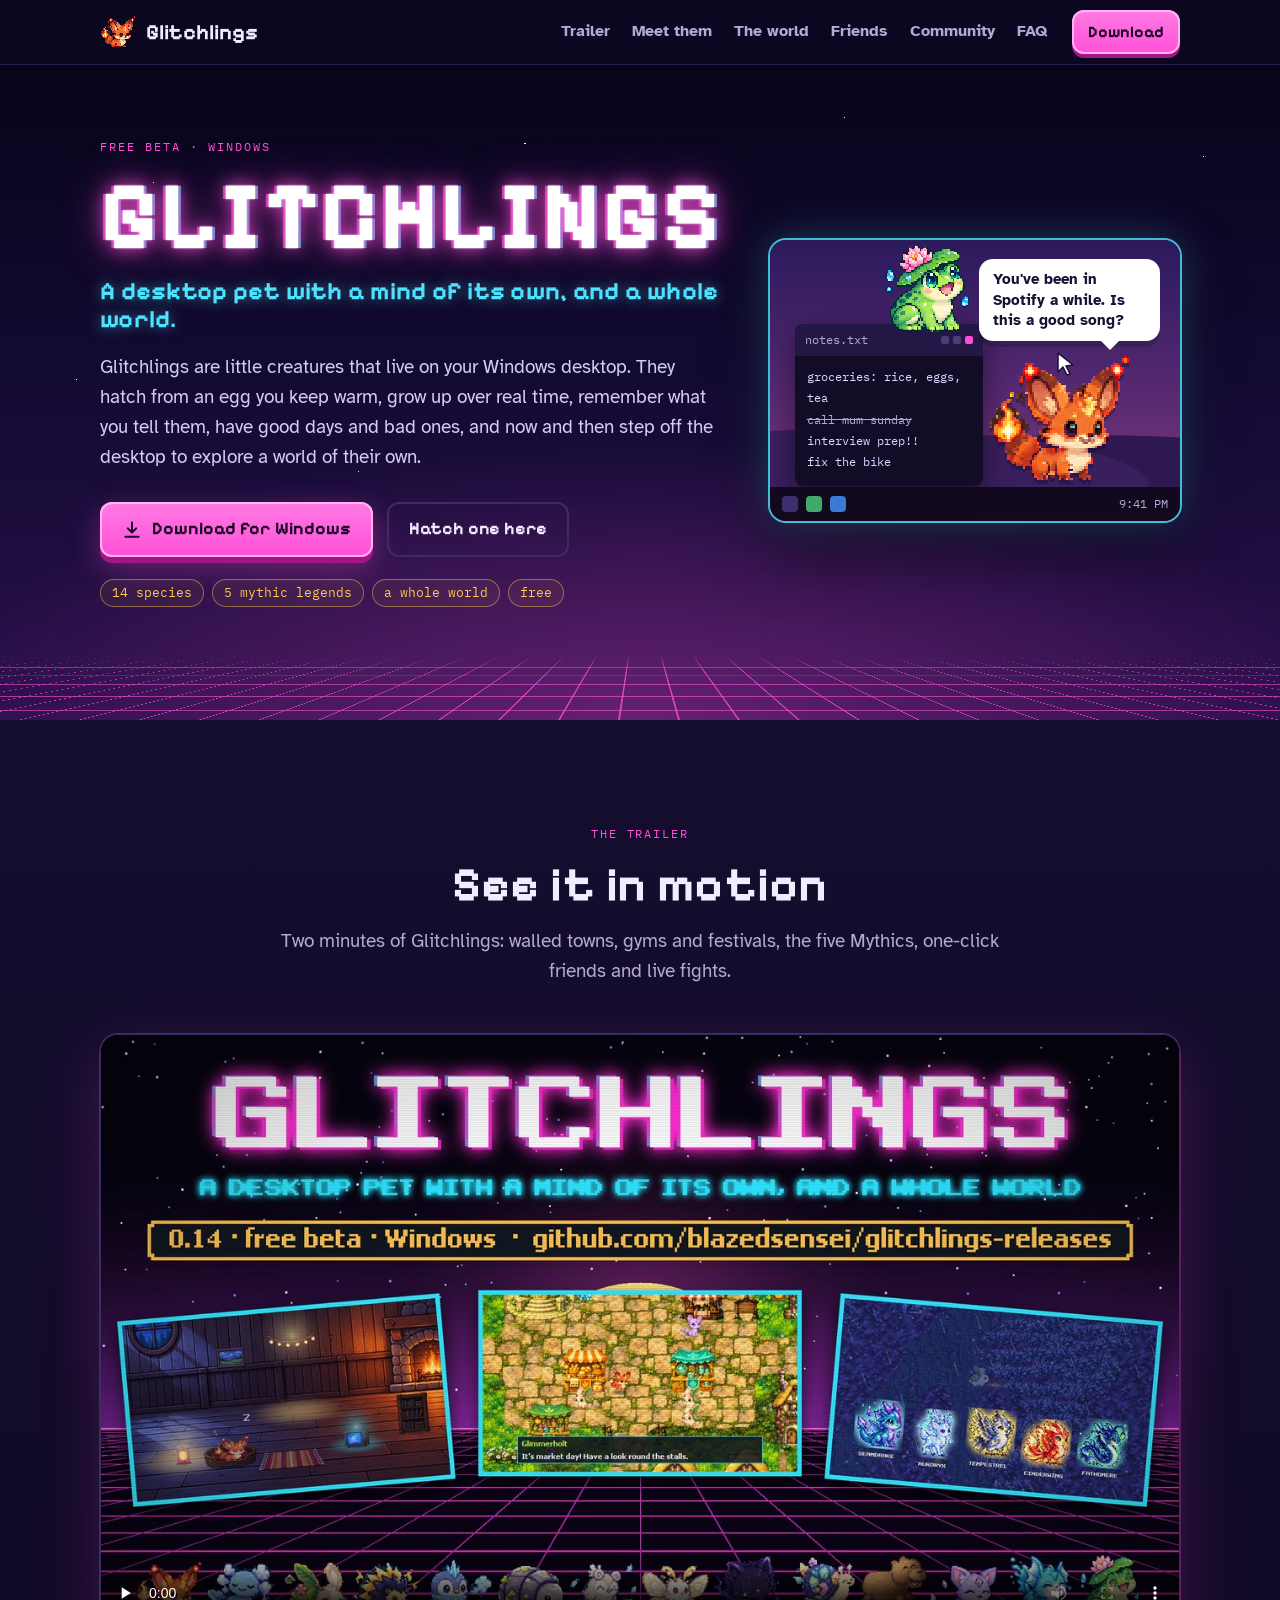
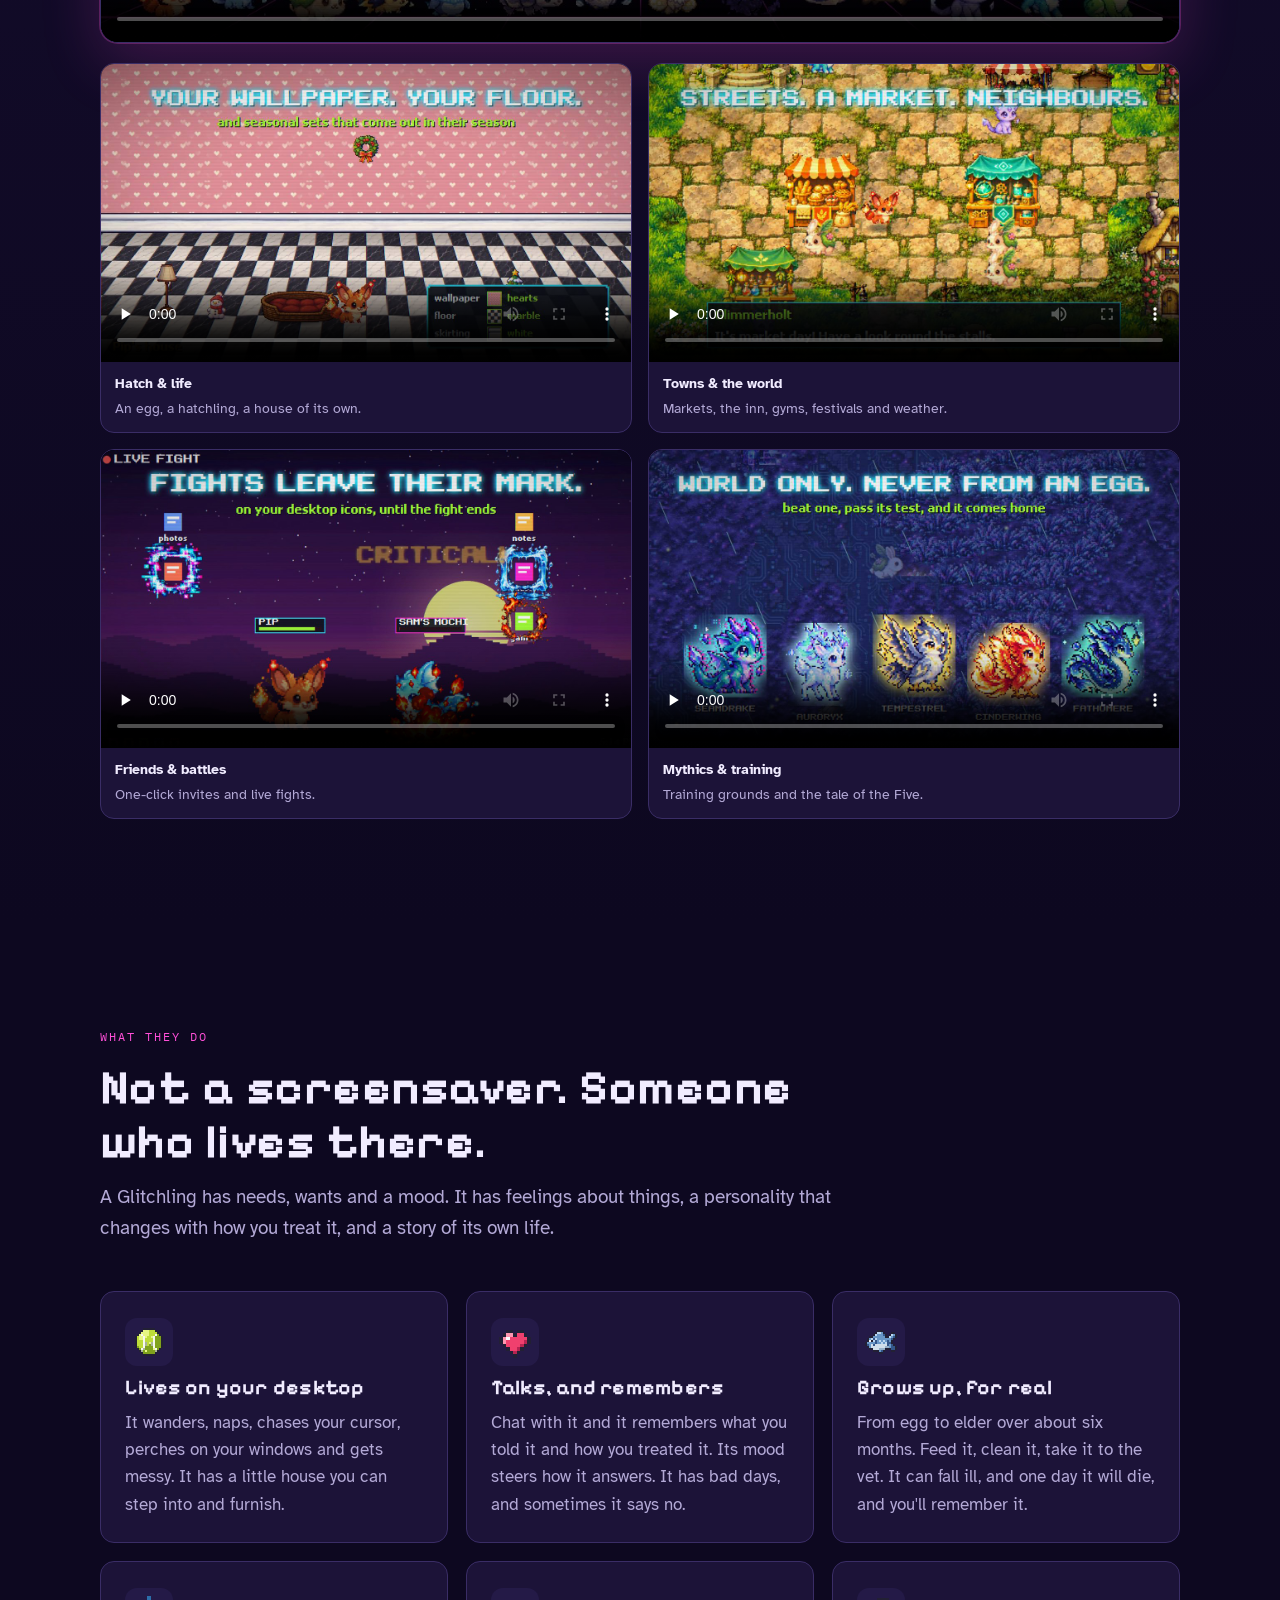
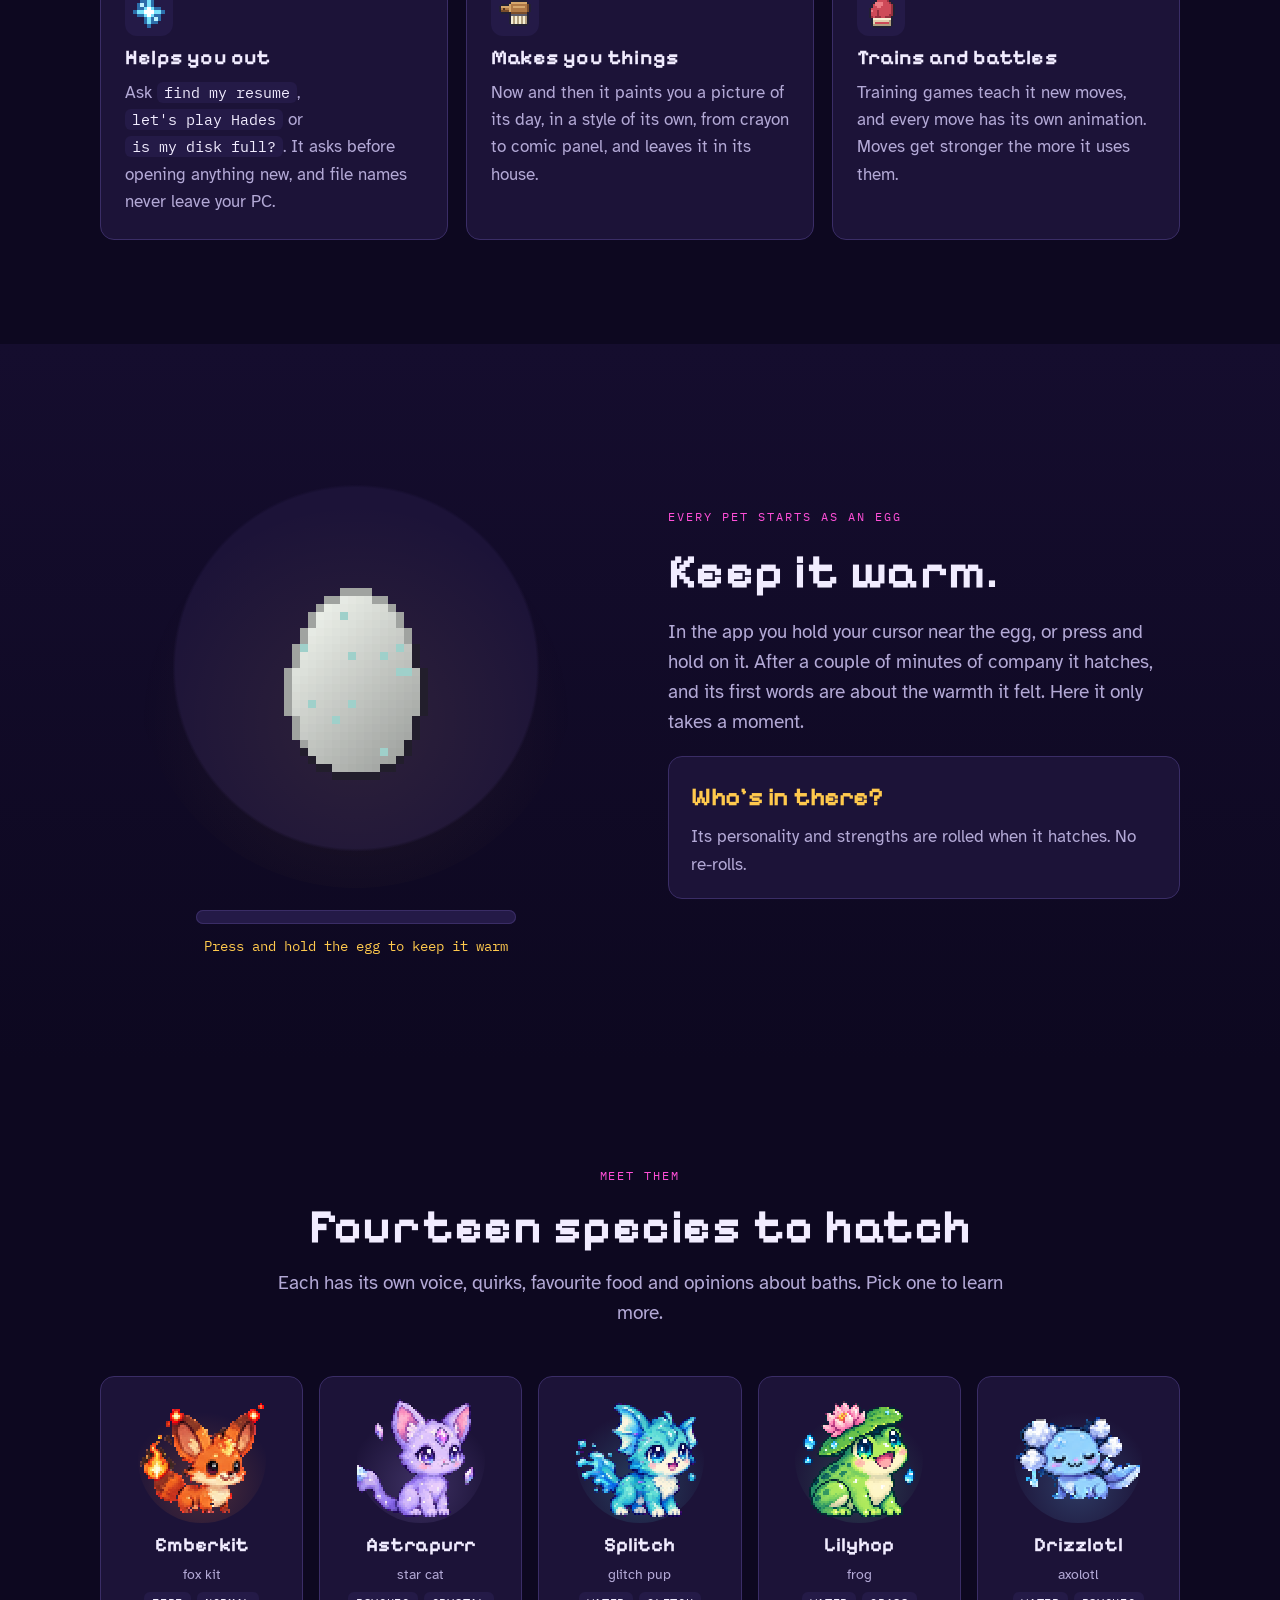
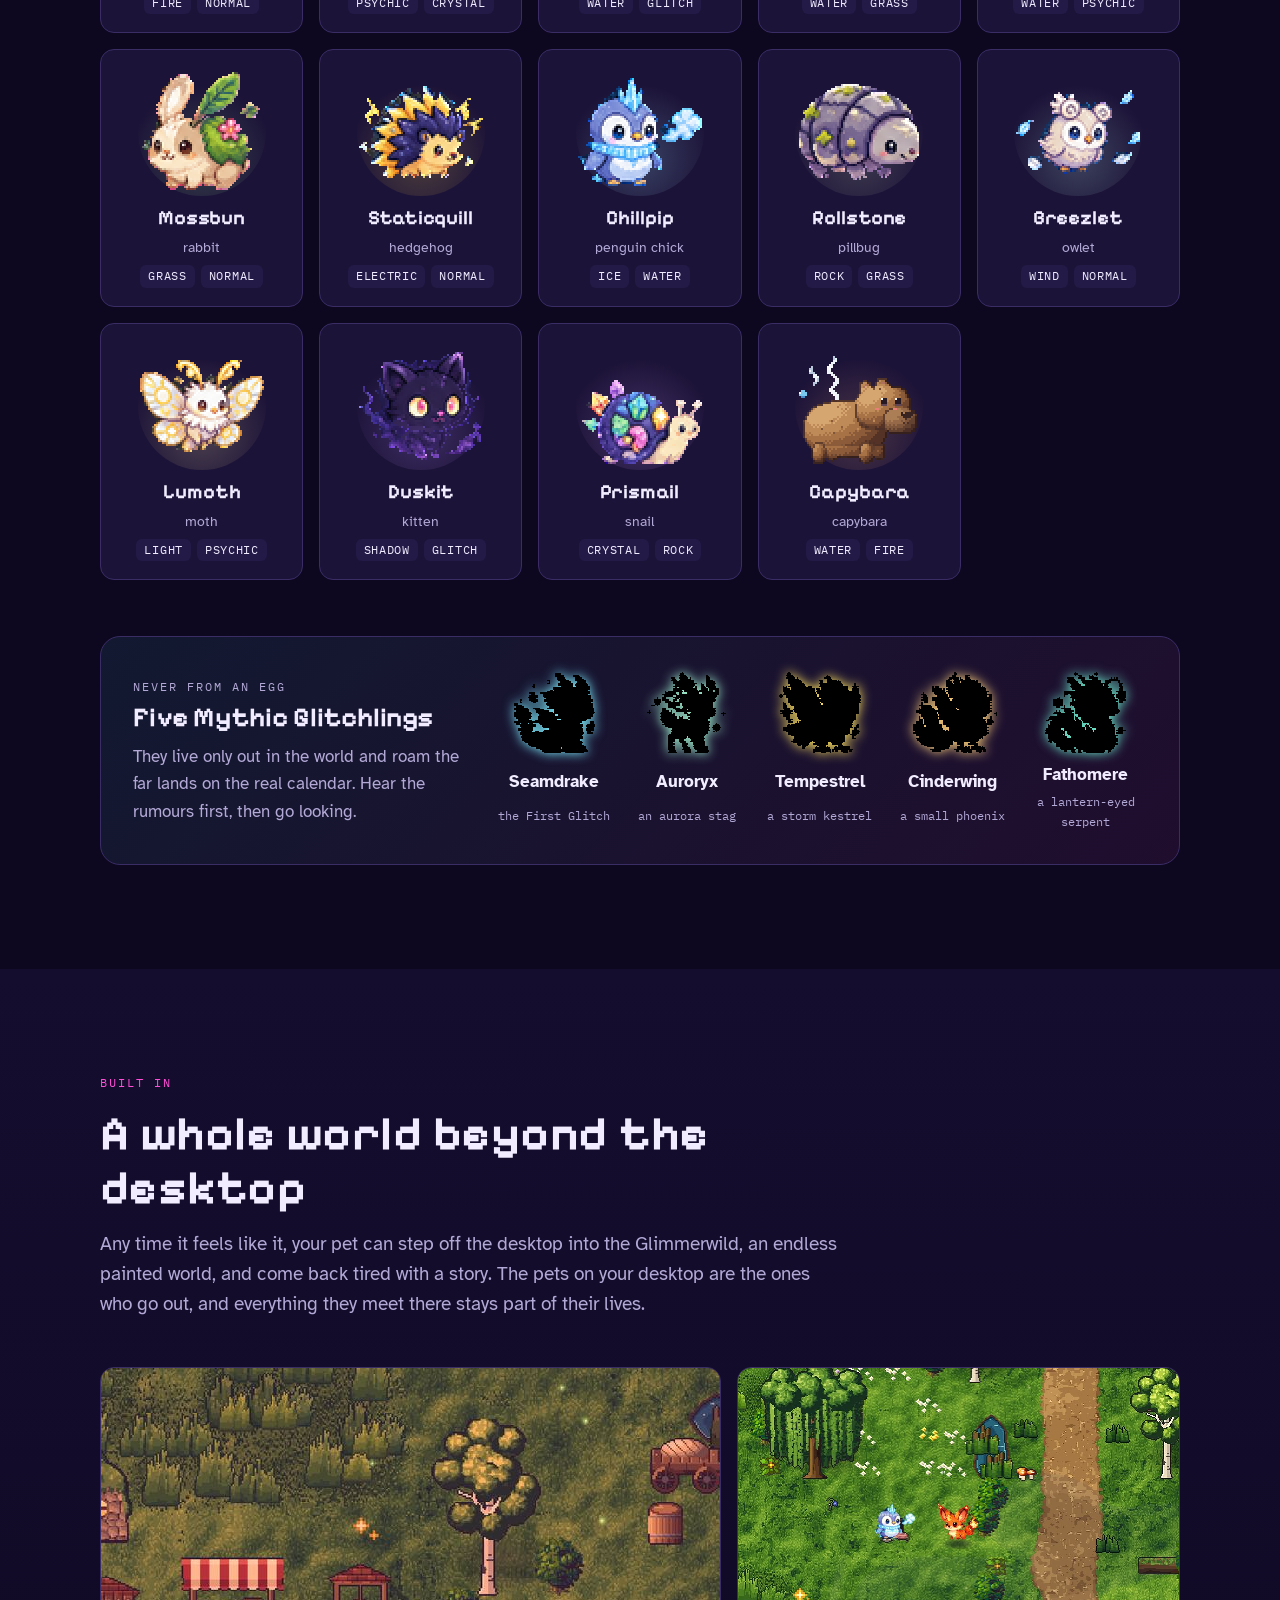
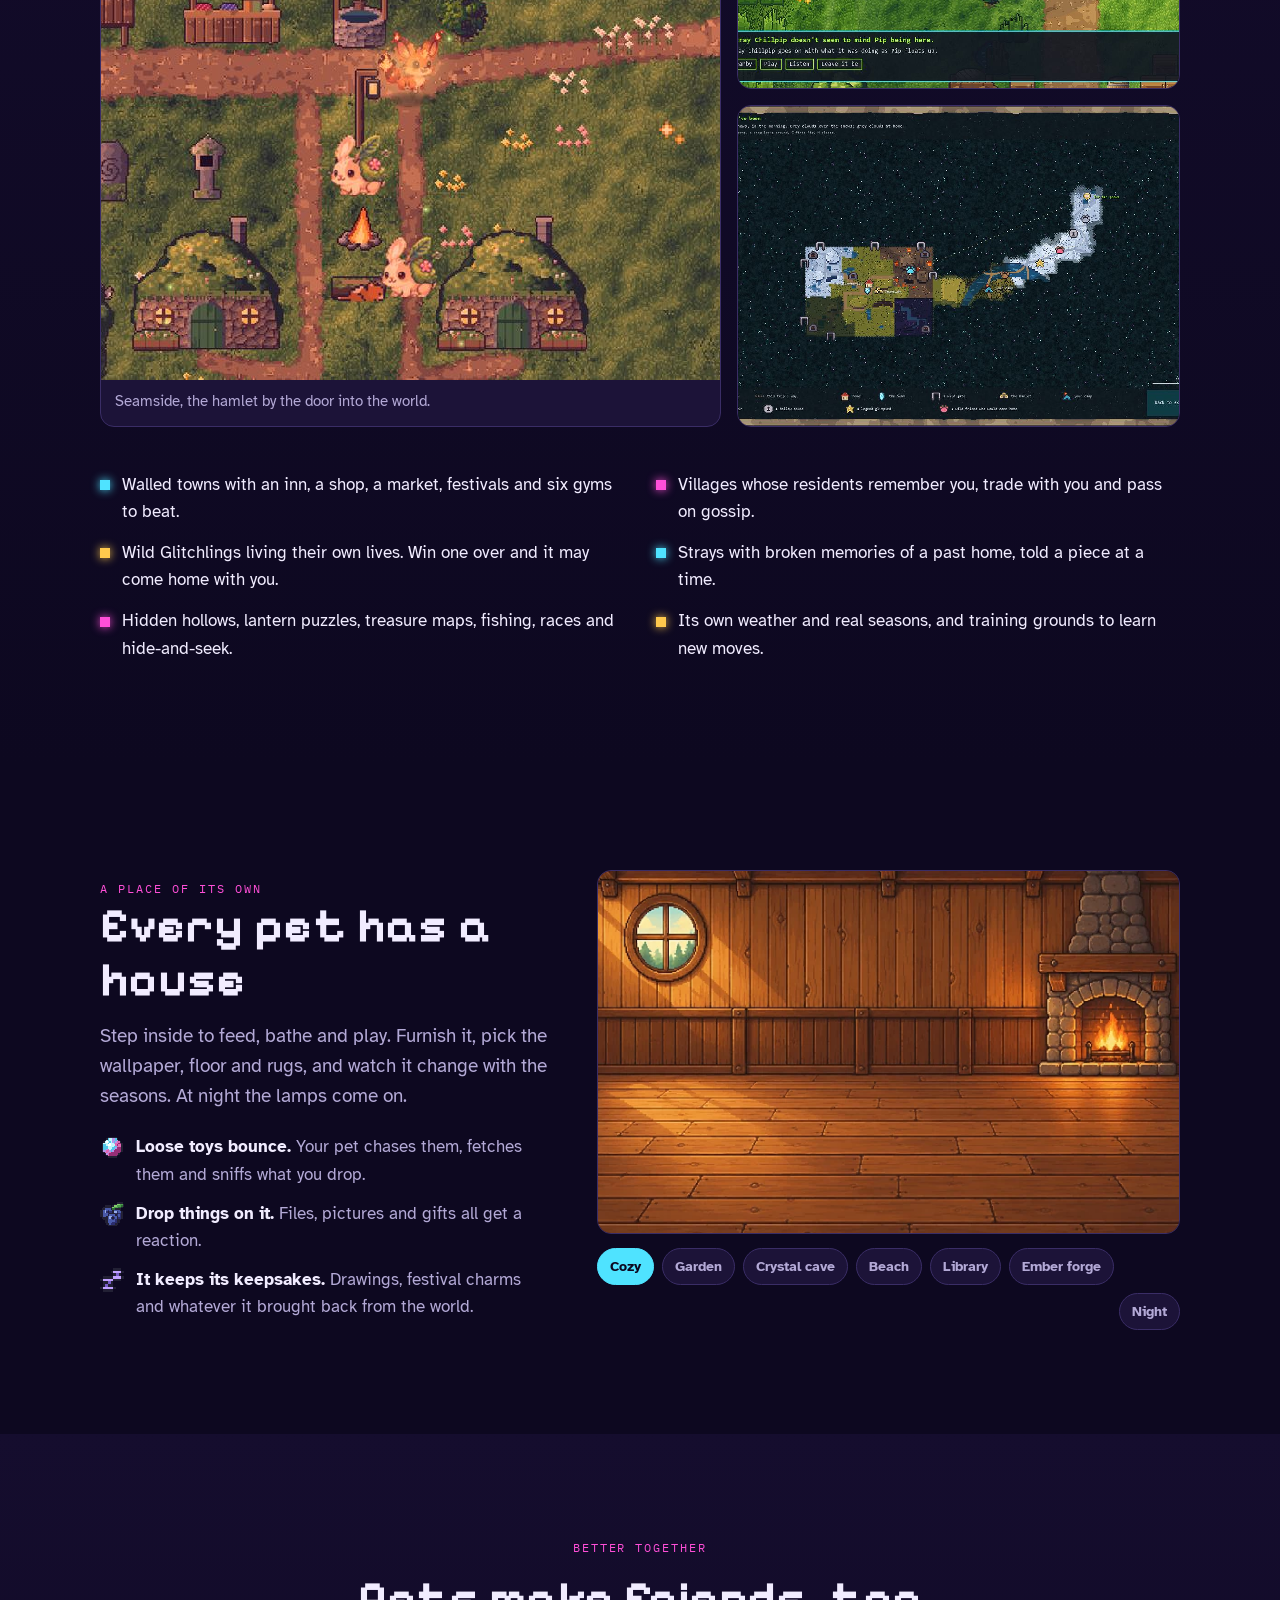
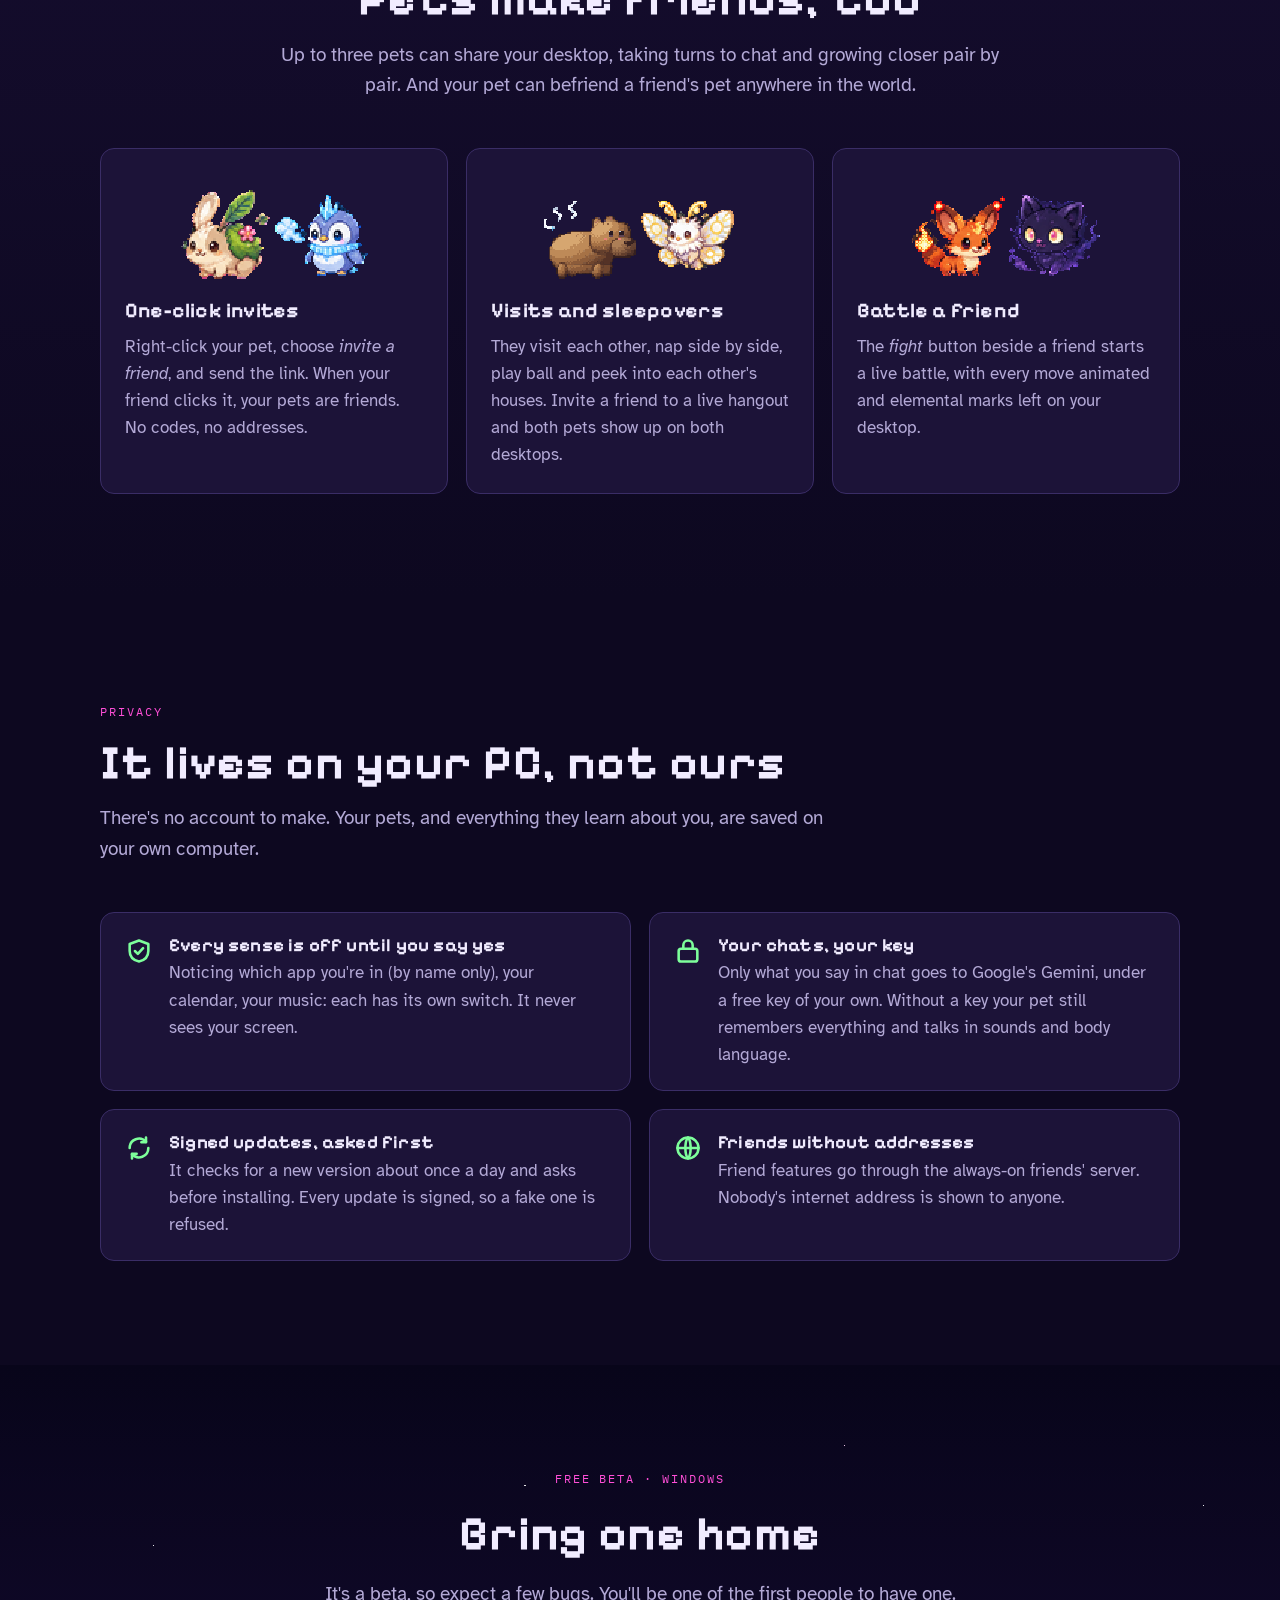
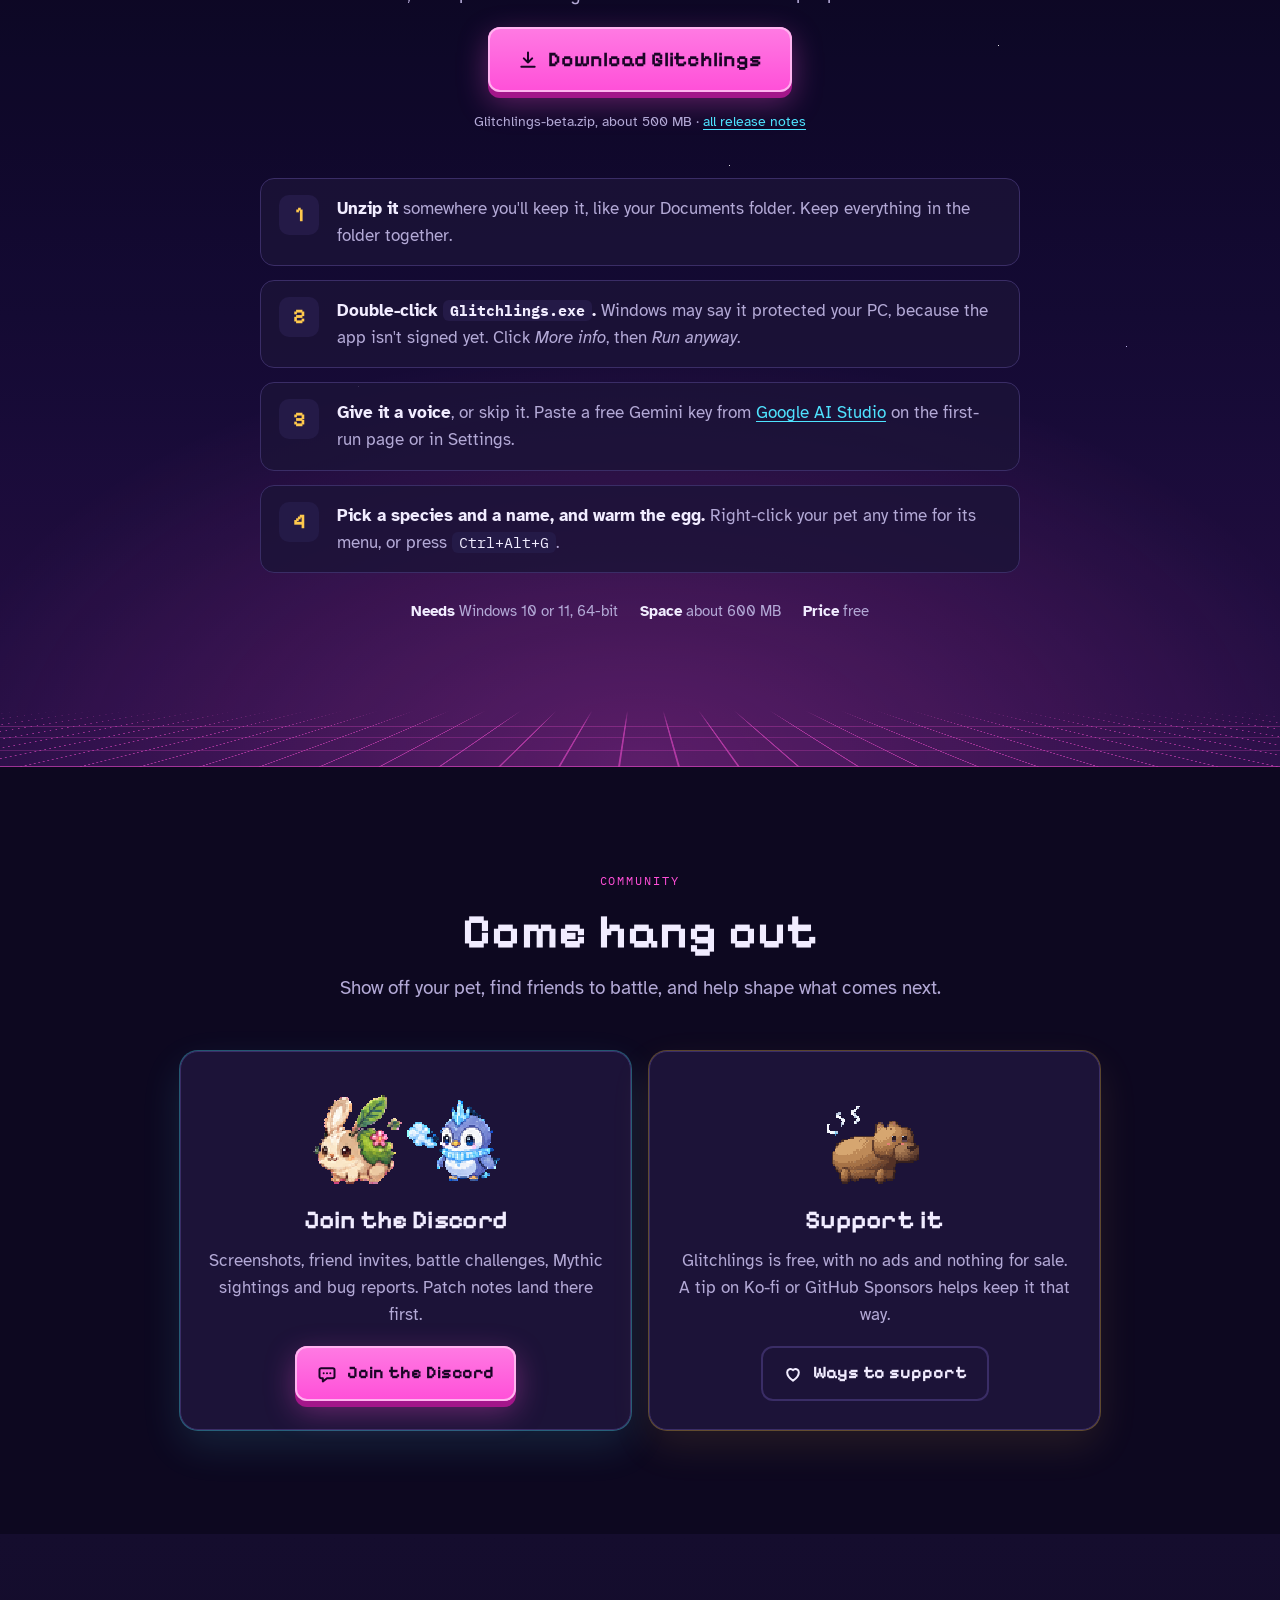
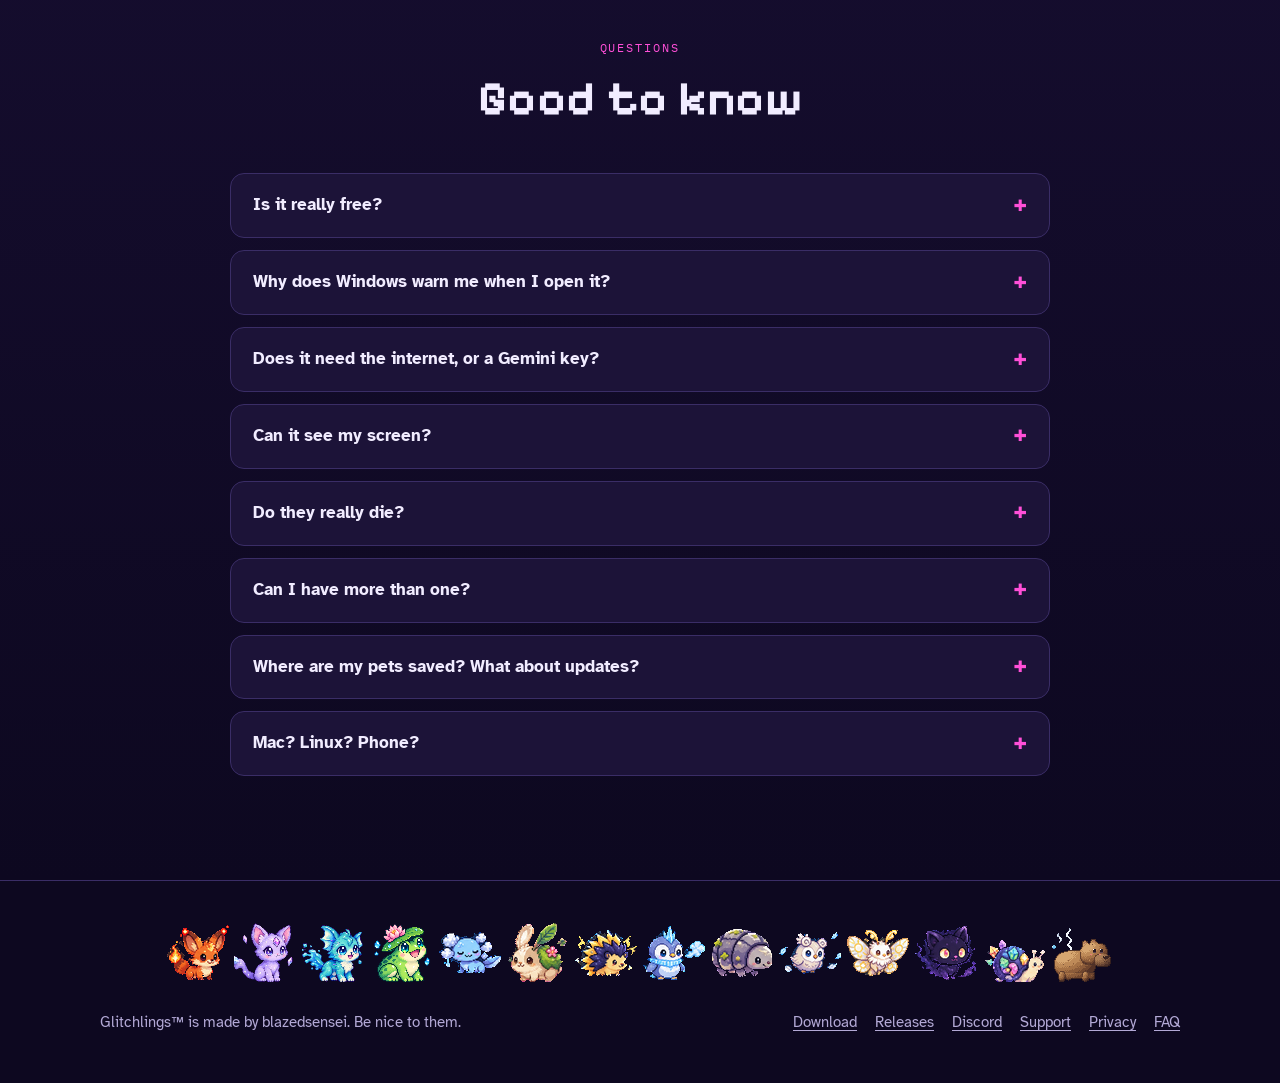
<file: index.html>
<!doctype html>
<html lang="en">
<head>
<meta charset="utf-8">
<meta name="viewport" content="width=device-width, initial-scale=1, viewport-fit=cover">
<title>Glitchlings: a desktop pet with a mind of its own</title>
<meta name="description" content="Glitchlings are little creatures that live on your Windows desktop. They hatch from an egg, grow up, remember you, make friends, and step off the desktop into a whole world of their own. Free beta.">
<meta name="theme-color" content="#0d0820">
<!-- SITE_URL: the domain lives in these absolute links, robots.txt and sitemap.xml. See website/README.md. -->
<meta name="robots" content="noindex">
<link rel="canonical" href="https://blazedsensei.github.io/glitchlings-site/">
<meta property="og:type" content="website">
<meta property="og:site_name" content="Glitchlings">
<meta property="og:title" content="Glitchlings: a desktop pet with a mind of its own">
<meta property="og:description" content="Little creatures that live on your Windows desktop, remember you, and have a whole world to explore. Free beta.">
<meta property="og:url" content="https://blazedsensei.github.io/glitchlings-site/">
<meta property="og:image" content="https://blazedsensei.github.io/glitchlings-site/img/og.jpg">
<meta property="og:image:width" content="1200">
<meta property="og:image:height" content="630">
<meta name="twitter:card" content="summary_large_image">
<link rel="icon" type="image/png" href="img/favicon.png">
<link rel="apple-touch-icon" href="img/favicon.png">
<link rel="preconnect" href="https://fonts.googleapis.com">
<link rel="preconnect" href="https://fonts.gstatic.com" crossorigin>
<link rel="stylesheet" href="https://fonts.googleapis.com/css2?family=Pixelify+Sans:wght@500;700&family=Atkinson+Hyperlegible:ital,wght@0,400;0,700;1,400&family=IBM+Plex+Mono:wght@400;500&display=swap">
<link rel="stylesheet" href="style.css">
<script type="application/ld+json">
{
  "@context": "https://schema.org",
  "@type": "SoftwareApplication",
  "name": "Glitchlings",
  "operatingSystem": "Windows 10, Windows 11",
  "applicationCategory": "GameApplication",
  "description": "Little creatures that live on your Windows desktop. They hatch, grow up, remember you, make friends and explore a whole world.",
  "offers": { "@type": "Offer", "price": "0", "priceCurrency": "USD" },
  "author": { "@type": "Person", "name": "blazedsensei" },
  "image": "https://blazedsensei.github.io/glitchlings-site/img/og.jpg",
  "url": "https://blazedsensei.github.io/glitchlings-site/"
}
</script>
</head>
<body>
<a class="skip" href="#main">Skip to content</a>

<header class="topbar">
  <div class="wrap">
    <a class="brand" href="#top" aria-label="Glitchlings home">
      <img class="pixel" src="img/favicon.png" width="36" height="36" alt="">
      Glitchlings
    </a>
    <nav class="nav" aria-label="Sections">
      <a href="#trailer">Trailer</a>
      <a href="#meet">Meet them</a>
      <a href="#world">The world</a>
      <a href="#friends">Friends</a>
      <a href="community.html">Community</a>
      <a href="#faq">FAQ</a>
    </nav>
    <a class="btn btn-primary" href="#download">Download</a>
  </div>
</header>

<main id="main">

  <!-- ===== hero ===== -->
  <section class="hero" id="top">
    <div class="sky" aria-hidden="true"></div>
    <div class="grid" aria-hidden="true"></div>
    <div class="wrap hero-inner">
      <div>
        <p class="eyebrow">Free beta · Windows</p>
        <h1>
          <span class="logo" data-text="GLITCHLINGS">GLITCHLINGS</span>
          <span class="tagline">A desktop pet with a mind of its own, and a whole world.</span>
        </h1>
        <p class="lede">Glitchlings are little creatures that live on your Windows desktop. They hatch from an egg you keep warm, grow up over real time, remember what you tell them, have good days and bad ones, and now and then step off the desktop to explore a world of their own.</p>
        <div class="hero-cta">
          <a class="btn btn-primary" href="https://github.com/blazedsensei/glitchlings-releases/releases/latest/download/Glitchlings-beta.zip" data-download>
            <svg viewBox="0 0 24 24" fill="none" stroke="currentColor" stroke-width="2.4" stroke-linecap="round" stroke-linejoin="round" aria-hidden="true"><path d="M12 3v12m0 0l-5-5m5 5l5-5M4 20h16"/></svg>
            Download for Windows
          </a>
          <a class="btn btn-ghost" href="#hatch">Hatch one here</a>
        </div>
        <ul class="hero-facts" aria-label="At a glance">
          <li>14 species</li>
          <li>5 mythic legends</li>
          <li>a whole world</li>
          <li>free</li>
        </ul>
      </div>

      <div class="desk" aria-label="A Glitchling sitting on a desktop, talking">
        <div class="desk-window" aria-hidden="true">
          <div class="bar"><span>notes.txt</span><span><i></i><i></i><i></i></span></div>
          <div class="body">groceries: rice, eggs, tea<br><s>call mum sunday</s><br>interview prep!!<br>fix the bike</div>
        </div>
        <div class="desk-perch sprite" aria-hidden="true" data-sprite="frog:idle"></div>
        <svg class="cursor" viewBox="0 0 18 24" aria-hidden="true"><path d="M1 1l15 12-7 1 4 8-3 1-4-8-5 5z" fill="#fff" stroke="#1a1033" stroke-width="1.5" stroke-linejoin="round"/></svg>
        <p class="bubble" data-bubble aria-live="polite">You crossed out "call mum". Did you call her?</p>
        <div class="desk-pet sprite" role="img" aria-label="Emberkit, a fox kit with a flaming tail" data-sprite="emberkit:idle"></div>
        <div class="desk-taskbar" aria-hidden="true"><span></span><span></span><span></span><b>9:41 PM</b></div>
      </div>
    </div>
  </section>

  <!-- ===== trailer ===== -->
  <section class="band alt" id="trailer">
    <div class="wrap">
      <div class="head center reveal">
        <p class="eyebrow">The trailer</p>
        <h2>See it in motion</h2>
        <p class="lede">Two minutes of Glitchlings: walled towns, gyms and festivals, the five Mythics, one-click friends and live fights.</p>
      </div>
      <div class="trailer reveal">
        <video controls playsinline preload="none" poster="video/trailer.jpg" width="1280" height="720" aria-label="The Glitchlings trailer">
          <source src="video/trailer.mp4" type="video/mp4">
          <a href="video/trailer.mp4">Watch the trailer</a>
        </video>
      </div>
      <div class="clips">
        <figure class="clip reveal">
          <video controls playsinline preload="none" poster="video/hatch-life.jpg" width="1280" height="720" aria-label="Clip: hatching and life on the desktop">
            <source src="video/hatch-life.mp4" type="video/mp4">
          </video>
          <figcaption><strong>Hatch &amp; life</strong> An egg, a hatchling, a house of its own.</figcaption>
        </figure>
        <figure class="clip reveal">
          <video controls playsinline preload="none" poster="video/world-towns.jpg" width="1280" height="720" aria-label="Clip: towns and the world">
            <source src="video/world-towns.mp4" type="video/mp4">
          </video>
          <figcaption><strong>Towns &amp; the world</strong> Markets, the inn, gyms, festivals and weather.</figcaption>
        </figure>
        <figure class="clip reveal">
          <video controls playsinline preload="none" poster="video/friends-battles.jpg" width="1280" height="720" aria-label="Clip: friends and battles">
            <source src="video/friends-battles.mp4" type="video/mp4">
          </video>
          <figcaption><strong>Friends &amp; battles</strong> One-click invites and live fights.</figcaption>
        </figure>
        <figure class="clip reveal">
          <video controls playsinline preload="none" poster="video/mythics-training.jpg" width="1280" height="720" aria-label="Clip: Mythics and training">
            <source src="video/mythics-training.mp4" type="video/mp4">
          </video>
          <figcaption><strong>Mythics &amp; training</strong> Training grounds and the tale of the Five.</figcaption>
        </figure>
      </div>
    </div>
  </section>

  <!-- ===== what they do ===== -->
  <section class="band" id="about">
    <div class="wrap">
      <div class="head reveal">
        <p class="eyebrow">What they do</p>
        <h2>Not a screensaver. Someone who lives there.</h2>
        <p class="lede">A Glitchling has needs, wants and a mood. It has feelings about things, a personality that changes with how you treat it, and a story of its own life.</p>
      </div>
      <div class="features">
        <article class="feature reveal">
          <div class="icon"><img class="pixel" src="img/icons/toy_tennis.png" width="32" height="32" alt=""></div>
          <h3>Lives on your desktop</h3>
          <p>It wanders, naps, chases your cursor, perches on your windows and gets messy. It has a little house you can step into and furnish.</p>
        </article>
        <article class="feature reveal">
          <div class="icon"><img class="pixel" src="img/icons/fx_heart.png" width="32" height="32" alt=""></div>
          <h3>Talks, and remembers</h3>
          <p>Chat with it and it remembers what you told it and how you treated it. Its mood steers how it answers. It has bad days, and sometimes it says no.</p>
        </article>
        <article class="feature reveal">
          <div class="icon"><img class="pixel" src="img/icons/food_fish.png" width="32" height="32" alt=""></div>
          <h3>Grows up, for real</h3>
          <p>From egg to elder over about six months. Feed it, clean it, take it to the vet. It can fall ill, and one day it will die, and you'll remember it.</p>
        </article>
        <article class="feature reveal">
          <div class="icon"><img class="pixel" src="img/icons/fx_sparkle.png" width="32" height="32" alt=""></div>
          <h3>Helps you out</h3>
          <p>Ask <span class="say">find my resume</span>, <span class="say">let's play Hades</span> or <span class="say">is my disk full?</span>. It asks before opening anything new, and file names never leave your PC.</p>
        </article>
        <article class="feature reveal">
          <div class="icon"><img class="pixel" src="img/icons/care_brush.png" width="32" height="32" alt=""></div>
          <h3>Makes you things</h3>
          <p>Now and then it paints you a picture of its day, in a style of its own, from crayon to comic panel, and leaves it in its house.</p>
        </article>
        <article class="feature reveal">
          <div class="icon"><img class="pixel" src="img/icons/train_strike.png" width="32" height="32" alt=""></div>
          <h3>Trains and battles</h3>
          <p>Training games teach it new moves, and every move has its own animation. Moves get stronger the more it uses them.</p>
        </article>
      </div>
    </div>
  </section>

  <!-- ===== hatch ===== -->
  <section class="band alt" id="hatch">
    <div class="wrap hatch">
      <div>
        <button class="nest" type="button" data-nest aria-describedby="hatch-hint">
          <span class="sprite still" data-egg></span>
          <span class="sr-only" style="position:absolute;width:1px;height:1px;overflow:hidden;clip:rect(0 0 0 0)">Warm the egg</span>
        </button>
        <div class="warmth" aria-hidden="true"><i></i></div>
        <p class="hint" id="hatch-hint" data-hint>Press and hold the egg to keep it warm</p>
      </div>
      <div class="hatch-copy reveal">
        <p class="eyebrow">Every pet starts as an egg</p>
        <h2>Keep it warm.</h2>
        <p class="lede">In the app you hold your cursor near the egg, or press and hold on it. After a couple of minutes of company it hatches, and its first words are about the warmth it felt. Here it only takes a moment.</p>
        <div class="hatch-result" data-result aria-live="polite">
          <span class="name">Who's in there?</span>
          <p>Its personality and strengths are rolled when it hatches. No re-rolls.</p>
        </div>
      </div>
    </div>
  </section>

  <!-- ===== species ===== -->
  <section class="band" id="meet">
    <div class="wrap">
      <div class="head center reveal">
        <p class="eyebrow">Meet them</p>
        <h2>Fourteen species to hatch</h2>
        <p class="lede">Each has its own voice, quirks, favourite food and opinions about baths. Pick one to learn more.</p>
      </div>
      <div class="species" data-species></div>

      <div class="mythics reveal">
        <div>
          <p class="eyebrow">Never from an egg</p>
          <h3>Five Mythic Glitchlings</h3>
          <p>They live only out in the world and roam the far lands on the real calendar. Hear the rumours first, then go looking.</p>
        </div>
        <div class="mythic-row" data-mythics></div>
      </div>
    </div>
  </section>

  <!-- ===== world ===== -->
  <section class="band alt" id="world">
    <div class="wrap">
      <div class="head reveal">
        <p class="eyebrow">Built in</p>
        <h2>A whole world beyond the desktop</h2>
        <p class="lede">Any time it feels like it, your pet can step off the desktop into the Glimmerwild, an endless painted world, and come back tired with a story. The pets on your desktop are the ones who go out, and everything they meet there stays part of their lives.</p>
      </div>
      <div class="shots">
        <figure class="shot big reveal">
          <img src="img/shots/seamside.jpg" width="1100" height="660" loading="lazy" alt="A small village of grassy-roofed cottages with lanterns, a well, a market stall and pets walking the paths.">
          <figcaption>Seamside, the hamlet by the door into the world.</figcaption>
        </figure>
        <figure class="shot reveal">
          <img src="img/shots/stray.jpg" width="1100" height="688" loading="lazy" alt="A fox-like pet meeting a small blue stray in a forest, with choices to sit nearby, play, listen or leave it be.">
          <figcaption>Meeting a stray. Trust takes a few visits.</figcaption>
        </figure>
        <figure class="shot reveal">
          <img src="img/shots/map.jpg" width="1100" height="688" loading="lazy" alt="A painted map of explored land surrounded by unexplored static, with icons for home, villages, camps and a legend sighting.">
          <figcaption>The map fills in as you explore. The rest is still static.</figcaption>
        </figure>
      </div>
      <ul class="world-list">
        <li>Walled towns with an inn, a shop, a market, festivals and six gyms to beat.</li>
        <li>Villages whose residents remember you, trade with you and pass on gossip.</li>
        <li>Wild Glitchlings living their own lives. Win one over and it may come home with you.</li>
        <li>Strays with broken memories of a past home, told a piece at a time.</li>
        <li>Hidden hollows, lantern puzzles, treasure maps, fishing, races and hide-and-seek.</li>
        <li>Its own weather and real seasons, and training grounds to learn new moves.</li>
      </ul>
    </div>
  </section>

  <!-- ===== home ===== -->
  <section class="band" id="home">
    <div class="wrap home">
      <div class="reveal">
        <p class="eyebrow">A place of its own</p>
        <h2>Every pet has a house</h2>
        <p class="lede" style="margin-top:14px">Step inside to feed, bathe and play. Furnish it, pick the wallpaper, floor and rugs, and watch it change with the seasons. At night the lamps come on.</p>
        <ul class="ticks">
          <li><img class="pixel" src="img/icons/toy_gem.png" width="24" height="24" alt=""><span><strong>Loose toys bounce.</strong> Your pet chases them, fetches them and sniffs what you drop.</span></li>
          <li><img class="pixel" src="img/icons/food_berry.png" width="24" height="24" alt=""><span><strong>Drop things on it.</strong> Files, pictures and gifts all get a reaction.</span></li>
          <li><img class="pixel" src="img/icons/fx_zzz.png" width="24" height="24" alt=""><span><strong>It keeps its keepsakes.</strong> Drawings, festival charms and whatever it brought back from the world.</span></li>
        </ul>
      </div>
      <div class="reveal">
        <div class="room-frame" data-room>
          <img class="day" src="img/rooms/cozy.webp" width="640" height="400" alt="A cozy room in a pet's house, in daylight.">
          <img class="night" src="img/rooms/cozy_night.webp" width="640" height="400" alt="" aria-hidden="true">
        </div>
        <div class="room-controls" role="group" aria-label="Pick a room">
          <button class="chip" type="button" data-room-pick="cozy" aria-pressed="true">Cozy</button>
          <button class="chip" type="button" data-room-pick="garden" aria-pressed="false">Garden</button>
          <button class="chip" type="button" data-room-pick="crystal_cave" aria-pressed="false">Crystal cave</button>
          <button class="chip" type="button" data-room-pick="beach" aria-pressed="false">Beach</button>
          <button class="chip" type="button" data-room-pick="library" aria-pressed="false">Library</button>
          <button class="chip" type="button" data-room-pick="ember_forge" aria-pressed="false">Ember forge</button>
          <button class="chip toggle" type="button" data-night aria-pressed="false">Night</button>
        </div>
      </div>
    </div>
  </section>

  <!-- ===== friends ===== -->
  <section class="band alt" id="friends">
    <div class="wrap">
      <div class="head center reveal">
        <p class="eyebrow">Better together</p>
        <h2>Pets make friends, too</h2>
        <p class="lede">Up to three pets can share your desktop, taking turns to chat and growing closer pair by pair. And your pet can befriend a friend's pet anywhere in the world.</p>
      </div>
      <div class="friends">
        <article class="friend-card reveal">
          <div class="duo" aria-hidden="true"><div class="sprite" data-sprite="mossbun:idle"></div><div class="sprite flip" data-sprite="chillpip:idle"></div></div>
          <h3>One-click invites</h3>
          <p>Right-click your pet, choose <em>invite a friend</em>, and send the link. When your friend clicks it, your pets are friends. No codes, no addresses.</p>
        </article>
        <article class="friend-card reveal">
          <div class="duo" aria-hidden="true"><div class="sprite" data-sprite="capybara:happy_idle"></div><div class="sprite flip" data-sprite="lumoth:idle"></div></div>
          <h3>Visits and sleepovers</h3>
          <p>They visit each other, nap side by side, play ball and peek into each other's houses. Invite a friend to a live hangout and both pets show up on both desktops.</p>
        </article>
        <article class="friend-card reveal">
          <div class="duo" aria-hidden="true"><div class="sprite" data-sprite="emberkit:happy_idle"></div><div class="sprite flip" data-sprite="duskit:idle"></div></div>
          <h3>Battle a friend</h3>
          <p>The <em>fight</em> button beside a friend starts a live battle, with every move animated and elemental marks left on your desktop.</p>
        </article>
      </div>
    </div>
  </section>

  <!-- ===== privacy ===== -->
  <section class="band" id="privacy">
    <div class="wrap">
      <div class="head reveal">
        <p class="eyebrow">Privacy</p>
        <h2>It lives on your PC, not ours</h2>
        <p class="lede">There's no account to make. Your pets, and everything they learn about you, are saved on your own computer.</p>
      </div>
      <div class="privacy">
        <div class="priv reveal">
          <svg viewBox="0 0 24 24" fill="none" stroke="currentColor" stroke-width="2.2" stroke-linecap="round" stroke-linejoin="round" aria-hidden="true"><path d="M12 3l8 3v6c0 5-3.5 8-8 9-4.5-1-8-4-8-9V6z"/><path d="M8.5 12l2.5 2.5 4.5-5"/></svg>
          <div><h3>Every sense is off until you say yes</h3><p>Noticing which app you're in (by name only), your calendar, your music: each has its own switch. It never sees your screen.</p></div>
        </div>
        <div class="priv reveal">
          <svg viewBox="0 0 24 24" fill="none" stroke="currentColor" stroke-width="2.2" stroke-linecap="round" stroke-linejoin="round" aria-hidden="true"><rect x="4" y="10" width="16" height="11" rx="2"/><path d="M8 10V7a4 4 0 018 0v3"/></svg>
          <div><h3>Your chats, your key</h3><p>Only what you say in chat goes to Google's Gemini, under a free key of your own. Without a key your pet still remembers everything and talks in sounds and body language.</p></div>
        </div>
        <div class="priv reveal">
          <svg viewBox="0 0 24 24" fill="none" stroke="currentColor" stroke-width="2.2" stroke-linecap="round" stroke-linejoin="round" aria-hidden="true"><path d="M4 12a8 8 0 0114-5.3M20 12a8 8 0 01-14 5.3"/><path d="M18 3v4h-4M6 21v-4h4"/></svg>
          <div><h3>Signed updates, asked first</h3><p>It checks for a new version about once a day and asks before installing. Every update is signed, so a fake one is refused.</p></div>
        </div>
        <div class="priv reveal">
          <svg viewBox="0 0 24 24" fill="none" stroke="currentColor" stroke-width="2.2" stroke-linecap="round" stroke-linejoin="round" aria-hidden="true"><circle cx="12" cy="12" r="9"/><path d="M3 12h18M12 3c3 3.5 3 14.5 0 18M12 3c-3 3.5-3 14.5 0 18"/></svg>
          <div><h3>Friends without addresses</h3><p>Friend features go through the always-on friends' server. Nobody's internet address is shown to anyone.</p></div>
        </div>
      </div>
    </div>
  </section>

  <!-- ===== download ===== -->
  <section class="band download" id="download">
    <div class="sky" aria-hidden="true"></div>
    <div class="grid" aria-hidden="true"></div>
    <div class="wrap">
      <div class="dl-card reveal">
        <p class="eyebrow">Free beta · Windows</p>
        <h2>Bring one home</h2>
        <p class="lede">It's a beta, so expect a few bugs. You'll be one of the first people to have one.</p>
        <a class="btn btn-primary" href="https://github.com/blazedsensei/glitchlings-releases/releases/latest/download/Glitchlings-beta.zip" data-download>
          <svg viewBox="0 0 24 24" fill="none" stroke="currentColor" stroke-width="2.4" stroke-linecap="round" stroke-linejoin="round" aria-hidden="true"><path d="M12 3v12m0 0l-5-5m5 5l5-5M4 20h16"/></svg>
          Download Glitchlings
        </a>
        <p class="btn-note"><span data-size>Glitchlings-beta.zip, about 500 MB</span> · <a href="https://github.com/blazedsensei/glitchlings-releases/releases/latest">all release notes</a></p>
      </div>
      <ol class="steps">
        <li><div><p><strong>Unzip it</strong> somewhere you'll keep it, like your Documents folder. Keep everything in the folder together.</p></div></li>
        <li><div><p><strong>Double-click <span class="say">Glitchlings.exe</span>.</strong> Windows may say it protected your PC, because the app isn't signed yet. Click <em>More info</em>, then <em>Run anyway</em>.</p></div></li>
        <li><div><p><strong>Give it a voice</strong>, or skip it. Paste a free Gemini key from <a href="https://aistudio.google.com/apikey" rel="noopener">Google AI Studio</a> on the first-run page or in Settings.</p></div></li>
        <li><div><p><strong>Pick a species and a name, and warm the egg.</strong> Right-click your pet any time for its menu, or press <span class="say">Ctrl+Alt+G</span>.</p></div></li>
      </ol>
      <p class="reqs"><span><b>Needs</b> Windows 10 or 11, 64-bit</span><span><b>Space</b> about 600 MB</span><span><b>Price</b> free</span></p>
    </div>
  </section>

  <!-- ===== community ===== -->
  <section class="band" id="community">
    <div class="wrap">
      <div class="head center reveal">
        <p class="eyebrow">Community</p>
        <h2>Come hang out</h2>
        <p class="lede">Show off your pet, find friends to battle, and help shape what comes next.</p>
      </div>
      <div class="join">
        <article class="join-card discord reveal">
          <div class="duo" aria-hidden="true"><div class="sprite" data-sprite="mossbun:idle"></div><div class="sprite flip" data-sprite="chillpip:idle"></div></div>
          <h3>Join the Discord</h3>
          <p>Screenshots, friend invites, battle challenges, Mythic sightings and bug reports. Patch notes land there first.</p>
          <a class="btn btn-primary" href="community.html#discord" data-link="discord">
            <svg viewBox="0 0 24 24" fill="none" stroke="currentColor" stroke-width="2.4" stroke-linecap="round" stroke-linejoin="round" aria-hidden="true"><path d="M5 5h14a2 2 0 012 2v8a2 2 0 01-2 2h-7l-5 4v-4H5a2 2 0 01-2-2V7a2 2 0 012-2z"/><path d="M8 11h.01M12 11h.01M16 11h.01"/></svg>
            Join the Discord
          </a>
        </article>
        <article class="join-card support reveal">
          <div class="duo" aria-hidden="true"><div class="sprite" data-sprite="capybara:happy_idle"></div></div>
          <h3>Support it</h3>
          <p>Glitchlings is free, with no ads and nothing for sale. A tip on Ko-fi or GitHub Sponsors helps keep it that way.</p>
          <a class="btn btn-ghost" href="community.html#support">
            <svg viewBox="0 0 24 24" fill="none" stroke="currentColor" stroke-width="2.4" stroke-linecap="round" stroke-linejoin="round" aria-hidden="true"><path d="M12 20s-7-4.4-7-10a4 4 0 017-2.6A4 4 0 0119 10c0 5.6-7 10-7 10z"/></svg>
            Ways to support
          </a>
        </article>
      </div>
    </div>
  </section>

  <!-- ===== faq ===== -->
  <section class="band alt" id="faq">
    <div class="wrap">
      <div class="head center reveal">
        <p class="eyebrow">Questions</p>
        <h2>Good to know</h2>
      </div>
      <div class="faq">
        <details>
          <summary>Is it really free?</summary>
          <div class="a"><p>Yes. Glitchlings is a free beta. The only thing that could ever cost money is the Gemini key for chat, and Google's free tier covers normal chatting. If you'd like to chip in anyway, there's a <a href="community.html#support">support page</a>; it never buys anything in the game.</p></div>
        </details>
        <details>
          <summary>Why does Windows warn me when I open it?</summary>
          <div class="a"><p>The app isn't code-signed yet, so Windows SmartScreen doesn't recognise it. Click <em>More info</em>, then <em>Run anyway</em>. Don't use "Run as administrator"; it doesn't need it.</p></div>
        </details>
        <details>
          <summary>Does it need the internet, or a Gemini key?</summary>
          <div class="a"><p>Neither, to live. Without a key your pet still eats, sleeps, plays, remembers and explores, and talks in sounds and body language. With a free key it chats in words. Friend features need the internet.</p></div>
        </details>
        <details>
          <summary>Can it see my screen?</summary>
          <div class="a"><p>No. If you switch it on, it notices which app you're in by name only, and talks about it. Every sense starts off and has its own switch.</p></div>
        </details>
        <details>
          <summary>Do they really die?</summary>
          <div class="a"><p>Yes. A Glitchling grows old over about six months, can fall ill and needs looking after. When it dies it gets a memorial, and you can start again with a new egg. You're told all this before you hatch one.</p></div>
        </details>
        <details>
          <summary>Can I have more than one?</summary>
          <div class="a"><p>Yes. Up to three can be out on your desktop at once. They take turns to chat and form friendships of their own, pair by pair. A wild Glitchling that trusts your pet may follow it home and join the family, too.</p></div>
        </details>
        <details>
          <summary>Where are my pets saved? What about updates?</summary>
          <div class="a"><p>In <code>%LOCALAPPDATA%\Glitchlings</code>, not in the app's folder, so updating, moving or deleting the app never touches them. The app checks for updates about once a day, asks first, and refuses anything that isn't signed.</p></div>
        </details>
        <details>
          <summary>Mac? Linux? Phone?</summary>
          <div class="a"><p>Windows 10 and 11 only, for now.</p></div>
        </details>
      </div>
    </div>
  </section>
</main>

<footer class="foot">
  <div class="parade" data-parade aria-hidden="true"></div>
  <div class="wrap">
    <p>Glitchlings™ is made by blazedsensei. Be nice to them.</p>
    <nav aria-label="Footer">
      <a href="#download">Download</a>
      <a href="https://github.com/blazedsensei/glitchlings-releases/releases" rel="noopener">Releases</a>
      <a href="community.html#discord" data-link="discord">Discord</a>
      <a href="community.html#support">Support</a>
      <a href="#privacy">Privacy</a>
      <a href="#faq">FAQ</a>
    </nav>
  </div>
</footer>

<script src="sprites.js" defer></script>
<script src="main.js" defer></script>
</body>
</html>
</file>
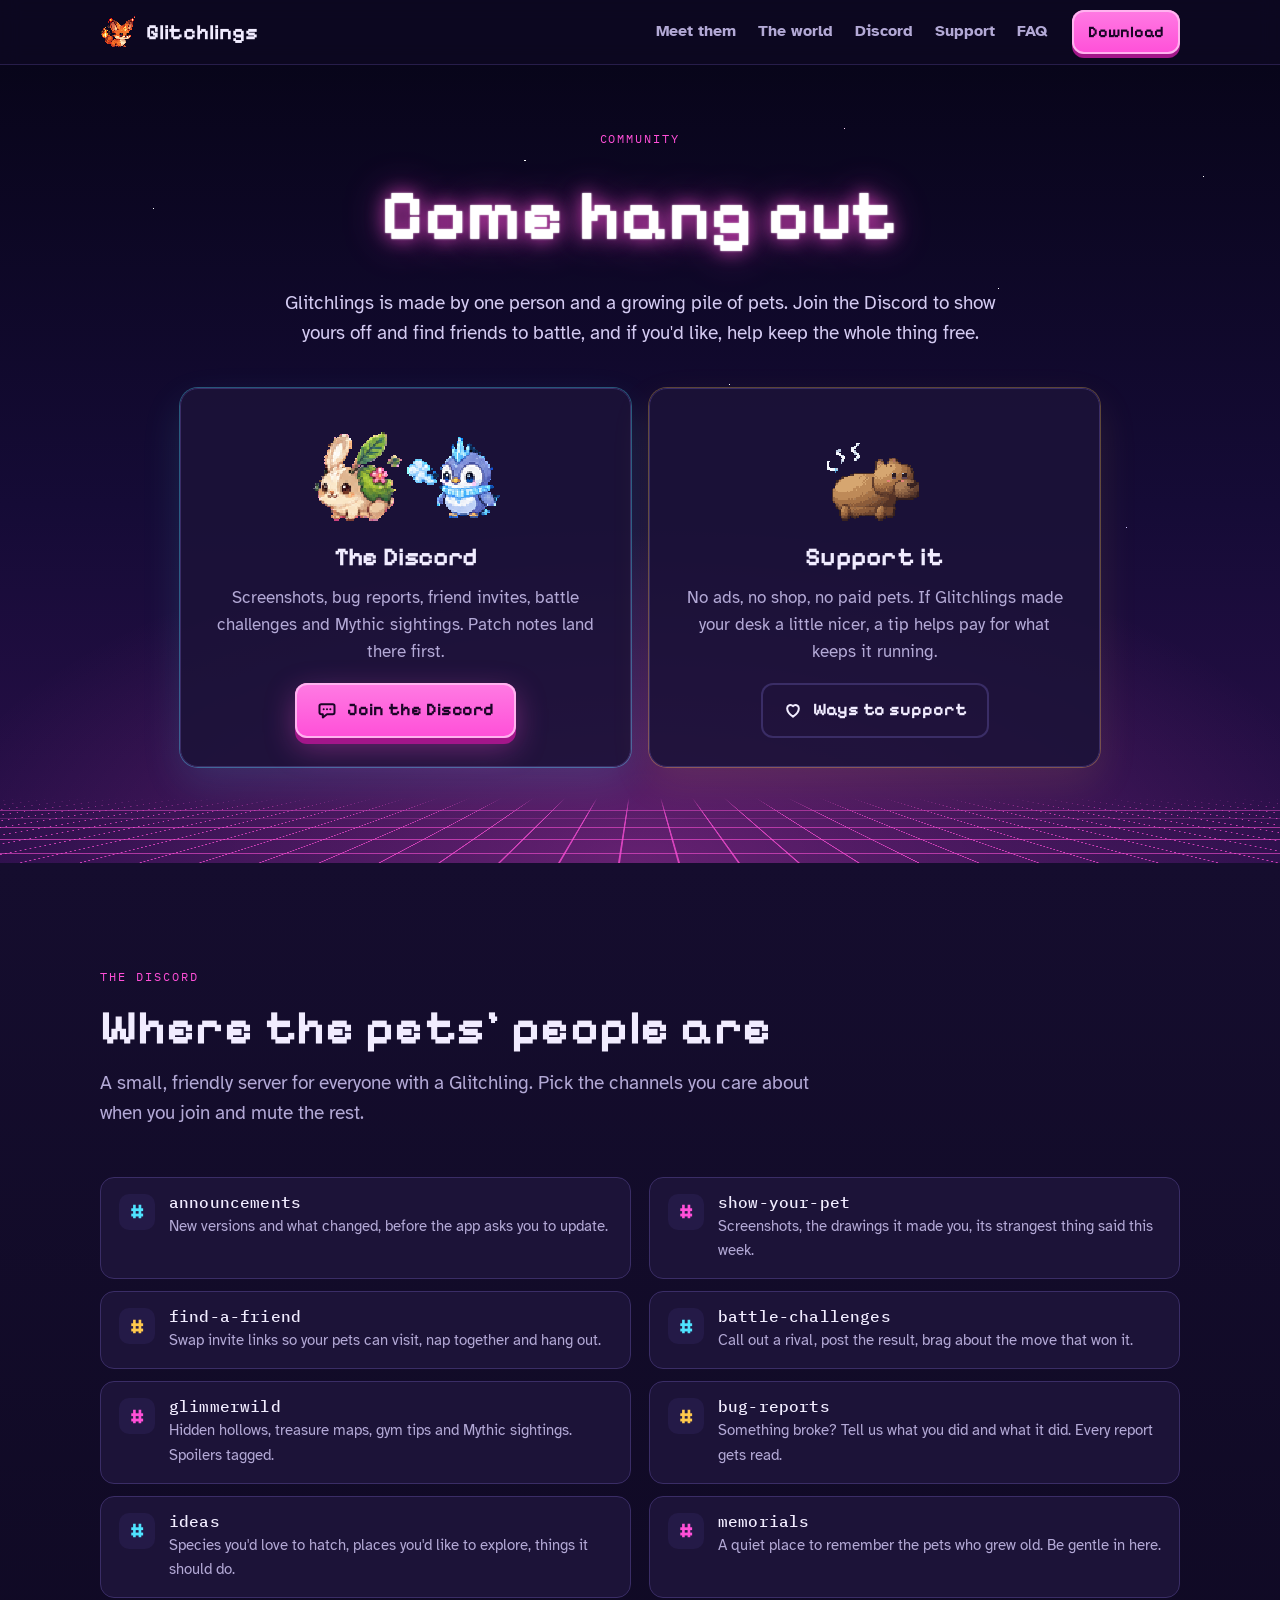
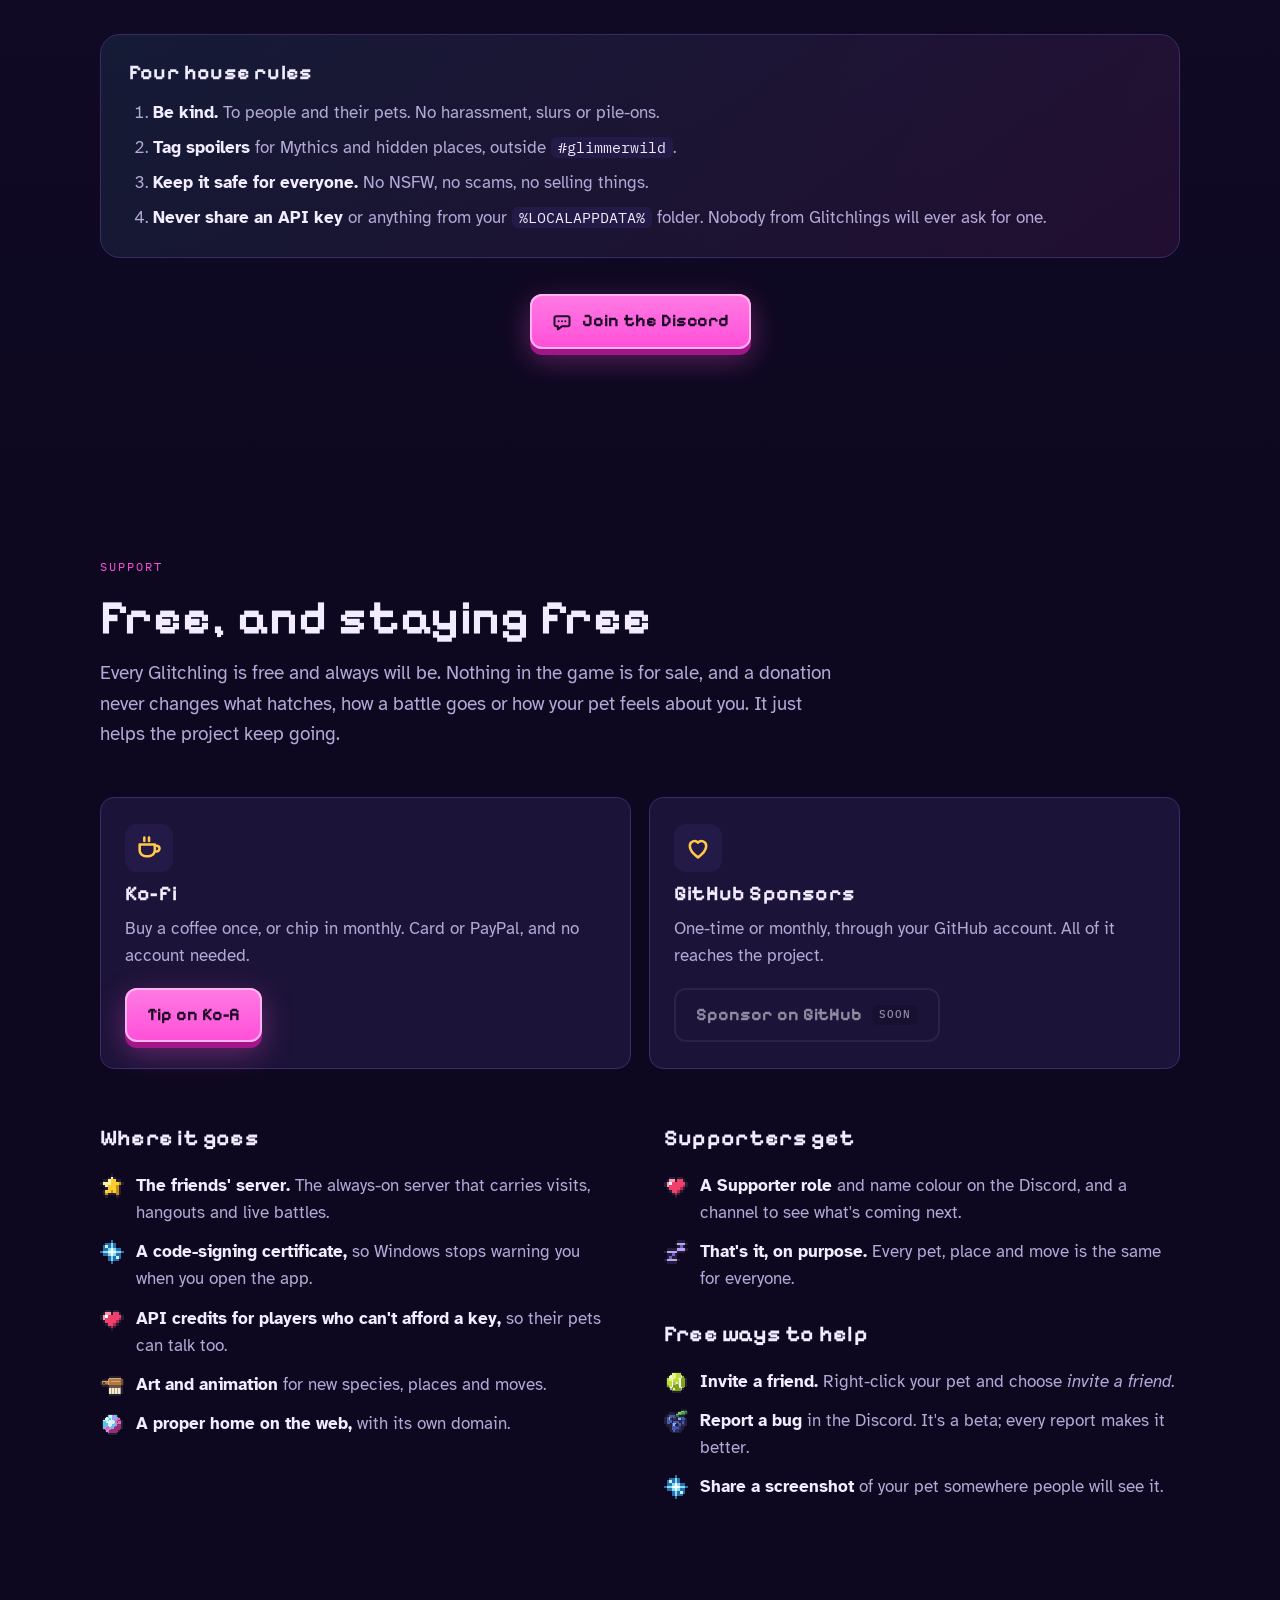
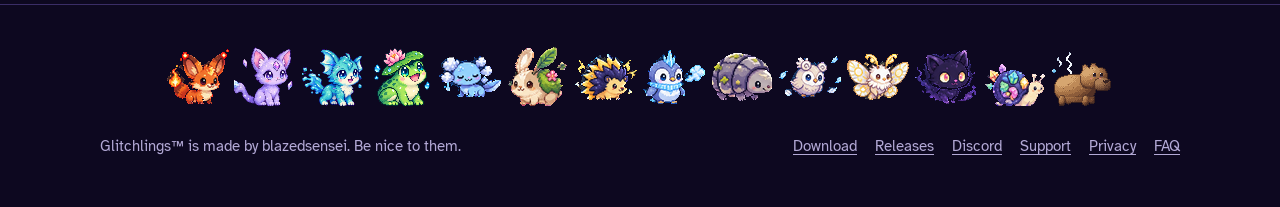
<file: community.html>
<!doctype html>
<html lang="en">
<head>
<meta charset="utf-8">
<meta name="viewport" content="width=device-width, initial-scale=1, viewport-fit=cover">
<title>Community and support · Glitchlings</title>
<meta name="description" content="Join the Glitchlings Discord to show off your pet, find friends to battle and report bugs. Glitchlings is free; if you'd like to help keep it that way, you can chip in on Ko-fi or GitHub Sponsors.">
<meta name="theme-color" content="#0d0820">
<!-- SITE_URL: the domain lives in these absolute links, robots.txt and sitemap.xml. See website/README.md. -->
<meta name="robots" content="noindex">
<link rel="canonical" href="https://blazedsensei.github.io/glitchlings-site/community.html">
<meta property="og:type" content="website">
<meta property="og:site_name" content="Glitchlings">
<meta property="og:title" content="Glitchlings: community and support">
<meta property="og:description" content="Join the Discord, show off your pet, find friends to battle. And if you like, help keep Glitchlings free.">
<meta property="og:url" content="https://blazedsensei.github.io/glitchlings-site/community.html">
<meta property="og:image" content="https://blazedsensei.github.io/glitchlings-site/img/og.jpg">
<meta property="og:image:width" content="1200">
<meta property="og:image:height" content="630">
<meta name="twitter:card" content="summary_large_image">
<link rel="icon" type="image/png" href="img/favicon.png">
<link rel="apple-touch-icon" href="img/favicon.png">
<link rel="preconnect" href="https://fonts.googleapis.com">
<link rel="preconnect" href="https://fonts.gstatic.com" crossorigin>
<link rel="stylesheet" href="https://fonts.googleapis.com/css2?family=Pixelify+Sans:wght@500;700&family=Atkinson+Hyperlegible:ital,wght@0,400;0,700;1,400&family=IBM+Plex+Mono:wght@400;500&display=swap">
<link rel="stylesheet" href="style.css">
</head>
<body>
<a class="skip" href="#main">Skip to content</a>

<header class="topbar">
  <div class="wrap">
    <a class="brand" href="index.html" aria-label="Glitchlings home">
      <img class="pixel" src="img/favicon.png" width="36" height="36" alt="">
      Glitchlings
    </a>
    <nav class="nav" aria-label="Sections">
      <a href="index.html#meet">Meet them</a>
      <a href="index.html#world">The world</a>
      <a href="#discord">Discord</a>
      <a href="#support">Support</a>
      <a href="index.html#faq">FAQ</a>
    </nav>
    <a class="btn btn-primary" href="index.html#download">Download</a>
  </div>
</header>

<main id="main">

  <!-- ===== hero ===== -->
  <section class="hero community-hero" id="top">
    <div class="sky" aria-hidden="true"></div>
    <div class="grid" aria-hidden="true"></div>
    <div class="wrap">
      <div class="head center">
        <p class="eyebrow">Community</p>
        <h1 class="page-title">Come hang out</h1>
        <p class="lede">Glitchlings is made by one person and a growing pile of pets. Join the Discord to show yours off and find friends to battle, and if you'd like, help keep the whole thing free.</p>
      </div>
      <div class="join">
        <article class="join-card discord">
          <div class="duo" aria-hidden="true"><div class="sprite" data-sprite="mossbun:idle"></div><div class="sprite flip" data-sprite="chillpip:idle"></div></div>
          <h2>The Discord</h2>
          <p>Screenshots, bug reports, friend invites, battle challenges and Mythic sightings. Patch notes land there first.</p>
          <a class="btn btn-primary" href="#discord" data-link="discord">
            <svg viewBox="0 0 24 24" fill="none" stroke="currentColor" stroke-width="2.4" stroke-linecap="round" stroke-linejoin="round" aria-hidden="true"><path d="M5 5h14a2 2 0 012 2v8a2 2 0 01-2 2h-7l-5 4v-4H5a2 2 0 01-2-2V7a2 2 0 012-2z"/><path d="M8 11h.01M12 11h.01M16 11h.01"/></svg>
            Join the Discord
          </a>
        </article>
        <article class="join-card support">
          <div class="duo" aria-hidden="true"><div class="sprite" data-sprite="capybara:happy_idle"></div></div>
          <h2>Support it</h2>
          <p>No ads, no shop, no paid pets. If Glitchlings made your desk a little nicer, a tip helps pay for what keeps it running.</p>
          <a class="btn btn-ghost" href="#support">
            <svg viewBox="0 0 24 24" fill="none" stroke="currentColor" stroke-width="2.4" stroke-linecap="round" stroke-linejoin="round" aria-hidden="true"><path d="M12 20s-7-4.4-7-10a4 4 0 017-2.6A4 4 0 0119 10c0 5.6-7 10-7 10z"/></svg>
            Ways to support
          </a>
        </article>
      </div>
    </div>
  </section>

  <!-- ===== discord ===== -->
  <section class="band alt" id="discord">
    <div class="wrap">
      <div class="head reveal">
        <p class="eyebrow">The Discord</p>
        <h2>Where the pets' people are</h2>
        <p class="lede">A small, friendly server for everyone with a Glitchling. Pick the channels you care about when you join and mute the rest.</p>
      </div>
      <div class="channels">
        <div class="chan reveal"><span class="hash">#</span><div><h3>announcements</h3><p>New versions and what changed, before the app asks you to update.</p></div></div>
        <div class="chan reveal"><span class="hash">#</span><div><h3>show-your-pet</h3><p>Screenshots, the drawings it made you, its strangest thing said this week.</p></div></div>
        <div class="chan reveal"><span class="hash">#</span><div><h3>find-a-friend</h3><p>Swap invite links so your pets can visit, nap together and hang out.</p></div></div>
        <div class="chan reveal"><span class="hash">#</span><div><h3>battle-challenges</h3><p>Call out a rival, post the result, brag about the move that won it.</p></div></div>
        <div class="chan reveal"><span class="hash">#</span><div><h3>glimmerwild</h3><p>Hidden hollows, treasure maps, gym tips and Mythic sightings. Spoilers tagged.</p></div></div>
        <div class="chan reveal"><span class="hash">#</span><div><h3>bug-reports</h3><p>Something broke? Tell us what you did and what it did. Every report gets read.</p></div></div>
        <div class="chan reveal"><span class="hash">#</span><div><h3>ideas</h3><p>Species you'd love to hatch, places you'd like to explore, things it should do.</p></div></div>
        <div class="chan reveal"><span class="hash">#</span><div><h3>memorials</h3><p>A quiet place to remember the pets who grew old. Be gentle in here.</p></div></div>
      </div>
      <div class="rules reveal">
        <h3>Four house rules</h3>
        <ol>
          <li><strong>Be kind.</strong> To people and their pets. No harassment, slurs or pile-ons.</li>
          <li><strong>Tag spoilers</strong> for Mythics and hidden places, outside <span class="say">#glimmerwild</span>.</li>
          <li><strong>Keep it safe for everyone.</strong> No NSFW, no scams, no selling things.</li>
          <li><strong>Never share an API key</strong> or anything from your <span class="say">%LOCALAPPDATA%</span> folder. Nobody from Glitchlings will ever ask for one.</li>
        </ol>
      </div>
      <p class="center-cta reveal">
        <a class="btn btn-primary" href="#discord" data-link="discord">
          <svg viewBox="0 0 24 24" fill="none" stroke="currentColor" stroke-width="2.4" stroke-linecap="round" stroke-linejoin="round" aria-hidden="true"><path d="M5 5h14a2 2 0 012 2v8a2 2 0 01-2 2h-7l-5 4v-4H5a2 2 0 01-2-2V7a2 2 0 012-2z"/><path d="M8 11h.01M12 11h.01M16 11h.01"/></svg>
          Join the Discord
        </a>
      </p>
    </div>
  </section>

  <!-- ===== support ===== -->
  <section class="band" id="support">
    <div class="wrap">
      <div class="head reveal">
        <p class="eyebrow">Support</p>
        <h2>Free, and staying free</h2>
        <p class="lede">Every Glitchling is free and always will be. Nothing in the game is for sale, and a donation never changes what hatches, how a battle goes or how your pet feels about you. It just helps the project keep going.</p>
      </div>

      <div class="donate">
        <article class="donate-card reveal">
          <div class="icon"><svg viewBox="0 0 24 24" fill="none" stroke="currentColor" stroke-width="2.2" stroke-linecap="round" stroke-linejoin="round" aria-hidden="true"><path d="M4 9h13v5a5 5 0 01-5 5H9a5 5 0 01-5-5z"/><path d="M17 10h1.5a2.5 2.5 0 010 5H17"/><path d="M8 3v3M12 3v3"/></svg></div>
          <h3>Ko-fi</h3>
          <p>Buy a coffee once, or chip in monthly. Card or PayPal, and no account needed.</p>
          <a class="btn btn-primary" href="#support" data-link="kofi">Tip on Ko-fi</a>
        </article>
        <article class="donate-card reveal">
          <div class="icon"><svg viewBox="0 0 24 24" fill="none" stroke="currentColor" stroke-width="2.2" stroke-linecap="round" stroke-linejoin="round" aria-hidden="true"><path d="M12 20s-7-4.4-7-10a4 4 0 017-2.6A4 4 0 0119 10c0 5.6-7 10-7 10z"/></svg></div>
          <h3>GitHub Sponsors</h3>
          <p>One-time or monthly, through your GitHub account. All of it reaches the project.</p>
          <a class="btn btn-ghost" href="#support" data-link="sponsors">Sponsor on GitHub</a>
        </article>
      </div>

      <div class="split">
        <div class="reveal">
          <h3>Where it goes</h3>
          <ul class="ticks">
            <li><img class="pixel" src="img/icons/fx_star.png" width="24" height="24" alt=""><span><strong>The friends' server.</strong> The always-on server that carries visits, hangouts and live battles.</span></li>
            <li><img class="pixel" src="img/icons/fx_sparkle.png" width="24" height="24" alt=""><span><strong>A code-signing certificate,</strong> so Windows stops warning you when you open the app.</span></li>
            <li><img class="pixel" src="img/icons/fx_heart.png" width="24" height="24" alt=""><span><strong>API credits for players who can't afford a key,</strong> so their pets can talk too.</span></li>
            <li><img class="pixel" src="img/icons/care_brush.png" width="24" height="24" alt=""><span><strong>Art and animation</strong> for new species, places and moves.</span></li>
            <li><img class="pixel" src="img/icons/toy_gem.png" width="24" height="24" alt=""><span><strong>A proper home on the web,</strong> with its own domain.</span></li>
          </ul>
        </div>
        <div class="reveal">
          <h3>Supporters get</h3>
          <ul class="ticks">
            <li><img class="pixel" src="img/icons/fx_heart.png" width="24" height="24" alt=""><span><strong>A Supporter role</strong> and name colour on the Discord, and a channel to see what's coming next.</span></li>
            <li><img class="pixel" src="img/icons/fx_zzz.png" width="24" height="24" alt=""><span><strong>That's it, on purpose.</strong> Every pet, place and move is the same for everyone.</span></li>
          </ul>
          <h3 style="margin-top:28px">Free ways to help</h3>
          <ul class="ticks">
            <li><img class="pixel" src="img/icons/toy_tennis.png" width="24" height="24" alt=""><span><strong>Invite a friend.</strong> Right-click your pet and choose <em>invite a friend</em>.</span></li>
            <li><img class="pixel" src="img/icons/food_berry.png" width="24" height="24" alt=""><span><strong>Report a bug</strong> in the Discord. It's a beta; every report makes it better.</span></li>
            <li><img class="pixel" src="img/icons/fx_sparkle.png" width="24" height="24" alt=""><span><strong>Share a screenshot</strong> of your pet somewhere people will see it.</span></li>
          </ul>
        </div>
      </div>
    </div>
  </section>
</main>

<footer class="foot">
  <div class="parade" data-parade aria-hidden="true"></div>
  <div class="wrap">
    <p>Glitchlings™ is made by blazedsensei. Be nice to them.</p>
    <nav aria-label="Footer">
      <a href="index.html#download">Download</a>
      <a href="https://github.com/blazedsensei/glitchlings-releases/releases" rel="noopener">Releases</a>
      <a href="#discord" data-link="discord">Discord</a>
      <a href="#support">Support</a>
      <a href="index.html#privacy">Privacy</a>
      <a href="index.html#faq">FAQ</a>
    </nav>
  </div>
</footer>

<script src="sprites.js" defer></script>
<script src="main.js" defer></script>
</body>
</html>
</file>
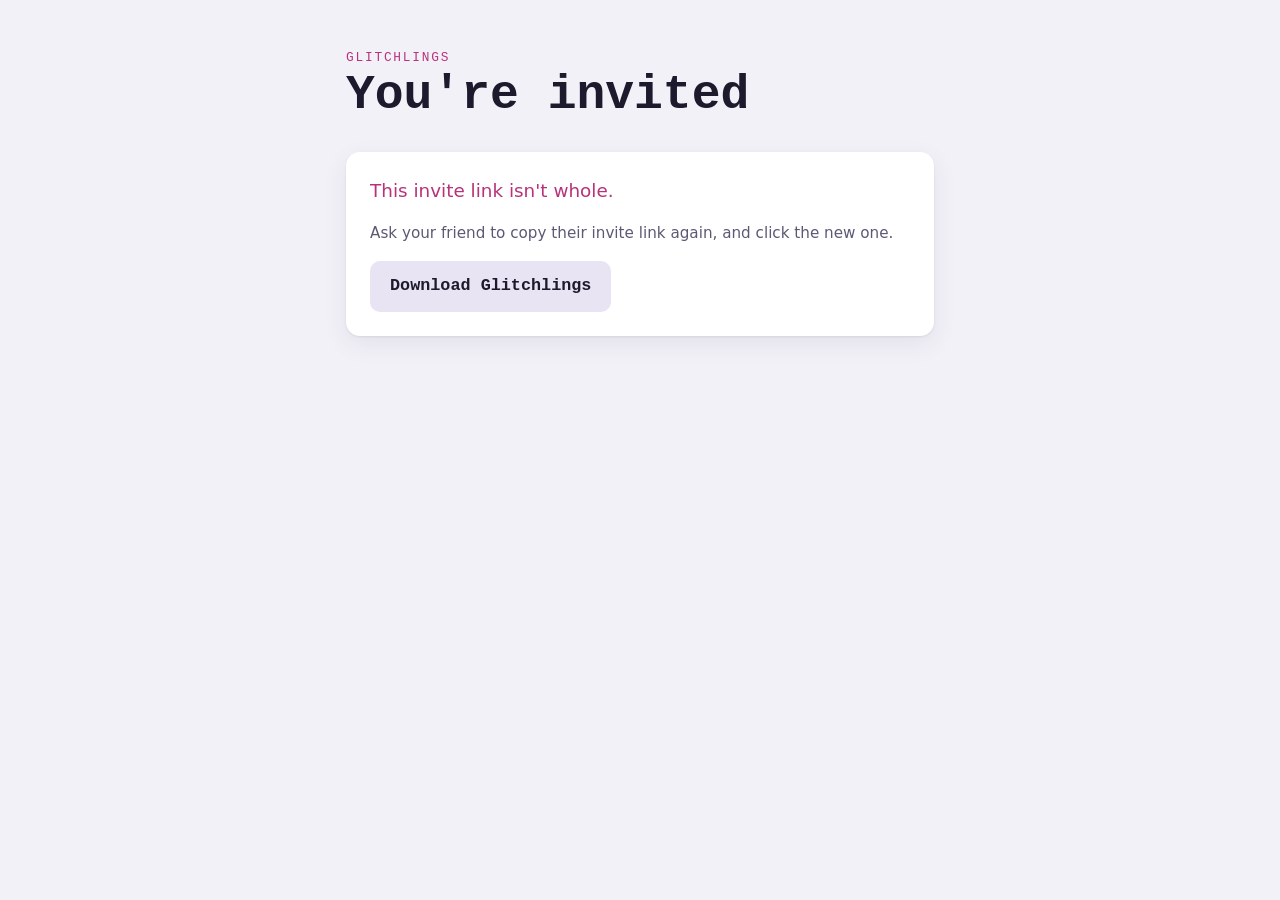
<file: invite.html>
<!doctype html>
<html lang="en">
<head>
<meta charset="utf-8">
<meta name="viewport" content="width=device-width, initial-scale=1, viewport-fit=cover">
<meta name="referrer" content="no-referrer">
<meta name="robots" content="noindex">
<meta name="description" content="An invite to be friends in Glitchlings.">
<title>Glitchlings Invite</title>
<!--
  One-click friends (D95). The invite rides in this page's fragment (#f1...), which the browser never sends to the
  server; this page sends it nowhere either. It only hands it to the app through the glitchlings: link, and offers
  the download when the app is not installed. No external scripts, styles or fonts.
-->
<style>
:root {
  --bg: #f3f1f8;
  --surface: #ffffff;
  --ink: #1d1a2e;
  --muted: #5d5874;
  --line: #dcd7ea;
  --cyan: #0a8aa3;
  --magenta: #b8327a;
  --chip: #e8e4f4;
  --shadow: 0 1px 2px rgba(29, 26, 46, .08), 0 8px 24px rgba(29, 26, 46, .08);
  --display: "Courier New", monospace;
  --body: "Segoe UI", system-ui, -apple-system, sans-serif;
  --mono: Consolas, "Courier New", monospace;
}
@media (prefers-color-scheme: dark) {
  :root:not([data-theme="light"]) {
    --bg: #12101f; --surface: #1b1830; --ink: #ece9f7; --muted: #a8a2c4; --line: #2e2a47;
    --cyan: #4fd2ea; --magenta: #f27cbd; --chip: #26223e; --shadow: 0 1px 2px rgba(0,0,0,.4), 0 10px 30px rgba(0,0,0,.35);
    color-scheme: dark;
  }
}
:root[data-theme="dark"] {
  --bg: #12101f; --surface: #1b1830; --ink: #ece9f7; --muted: #a8a2c4; --line: #2e2a47;
  --cyan: #4fd2ea; --magenta: #f27cbd; --chip: #26223e; --shadow: 0 1px 2px rgba(0,0,0,.4), 0 10px 30px rgba(0,0,0,.35);
  color-scheme: dark;
}
* { box-sizing: border-box; }
body { background: var(--bg); color: var(--ink); font-family: var(--body); font-size: 17px; line-height: 1.6; margin: 0; }
.wrap { max-width: 620px; margin: 0 auto; padding-inline: 16px; padding-block: 48px 64px; display: grid; gap: 28px; }
h1 { font-family: var(--display); font-weight: 700; line-height: 1.15; margin: 0; font-size: clamp(2rem, 7vw, 3rem); }
p { margin: 0; }
a { color: var(--cyan); }
a:focus-visible, button:focus-visible { outline: 3px solid var(--magenta); outline-offset: 3px; border-radius: 4px; }
.eyebrow { font-family: var(--mono); font-size: .8rem; letter-spacing: .14em; text-transform: uppercase; color: var(--magenta); }
.card { background: var(--surface); border-radius: 14px; box-shadow: var(--shadow); padding: 24px; display: grid; gap: 16px; }
.lede { font-size: 1.15rem; color: var(--muted); }
.note { font-size: .95rem; color: var(--muted); }
.actions { display: flex; flex-wrap: wrap; gap: 12px; }
.cta, button { display: inline-block; font-family: var(--display); font-size: 1.05rem; font-weight: 700; border: 0; border-radius: 10px;
  padding: 12px 20px; cursor: pointer; text-decoration: none; }
.cta.primary, button.primary { background: var(--cyan); color: var(--bg); }
.cta.ghost { background: var(--chip); color: var(--ink); }
.cta:hover, button:hover { filter: brightness(1.08); }
.bad { color: var(--magenta); }
[hidden] { display: none !important; }
</style>
</head>
<body>
<main class="wrap">
  <div>
    <p class="eyebrow">glitchlings</p>
    <h1>You're invited</h1>
  </div>
  <section class="card" id="good" hidden>
    <p class="lede">A friend's pet wants to be friends with yours. Your browser may ask whether to open Glitchlings: say yes.</p>
    <div class="actions">
      <button type="button" class="primary" id="open">Open Glitchlings</button>
    </div>
    <p class="note">No Glitchlings yet?</p>
    <div class="actions">
      <a class="cta ghost" href="https://github.com/blazedsensei/glitchlings-releases/releases/latest" rel="noopener noreferrer">Download Glitchlings</a>
    </div>
    <p class="note">After installing, click the invite link again.</p>
  </section>
  <section class="card" id="broken" hidden>
    <p class="lede bad">This invite link isn't whole.</p>
    <p class="note">Ask your friend to copy their invite link again, and click the new one.</p>
    <div class="actions">
      <a class="cta ghost" href="https://github.com/blazedsensei/glitchlings-releases/releases/latest" rel="noopener noreferrer">Download Glitchlings</a>
    </div>
  </section>
</main>
<script>
(function () {
  "use strict";
  // f1 + the pet's relay code + the invite's secret: Crockford base32 (no i, l, o or u), thirty-two characters.
  var SHAPE = /^f1[0-9a-hjkmnp-tv-z]{32}$/;
  var raw = String(window.location.hash || "").replace(/^#/, "").trim().toLowerCase();
  var payload = SHAPE.test(raw) ? raw : "";
  var good = document.getElementById("good");
  var broken = document.getElementById("broken");
  if (!payload) {
    broken.hidden = false;
    return;
  }
  good.hidden = false;
  function openApp() {
    window.location.href = "glitchlings:friend/" + payload;
  }
  document.getElementById("open").addEventListener("click", openApp);
  openApp();
})();
</script>
</body>
</html>
</file>
<file: style.css>
/* Glitchlings site. Night-sky synthwave from the 0.14 poster: deep violet, neon pink and cyan, a gold accent.
   Pixel art is always drawn with image-rendering: pixelated at whole-number scales. */
:root {
  --night: #0d0820;
  --night-2: #150d2e;
  --panel: #1c1338;
  --panel-2: #241a47;
  --line: #3a2d66;
  --ink: #f1ecff;
  --muted: #b3a9d6;
  --pink: #ff4fd8;
  --cyan: #4fe3ff;
  --gold: #ffc94d;
  --green: #7dff9b;
  --radius: 14px;
  --display: "Pixelify Sans", "Courier New", monospace;
  --body: "Atkinson Hyperlegible", "Segoe UI", system-ui, sans-serif;
  --mono: "IBM Plex Mono", Consolas, monospace;
  --wrap: 1120px;
  color-scheme: dark;
}

* { box-sizing: border-box; }
html { scroll-behavior: smooth; scroll-padding-top: 76px; }
body {
  margin: 0;
  background: var(--night);
  color: var(--ink);
  font-family: var(--body);
  font-size: 17px;
  line-height: 1.6;
  -webkit-font-smoothing: antialiased;
  overflow-x: hidden;
}
img { max-width: 100%; display: block; }
a { color: var(--cyan); text-underline-offset: 3px; }
a:hover { color: #9ff0ff; }
:focus-visible { outline: 3px solid var(--gold); outline-offset: 3px; border-radius: 6px; }
h1, h2, h3 { font-family: var(--display); font-weight: 700; line-height: 1.12; margin: 0; letter-spacing: .01em; }
h2 { font-size: clamp(2rem, 4.6vw, 3rem); }
h3 { font-size: 1.3rem; }
p { margin: 0; }
.pixel { image-rendering: pixelated; image-rendering: crisp-edges; }
.wrap { max-width: var(--wrap); margin: 0 auto; padding-inline: 20px; }
.eyebrow {
  font-family: var(--mono); font-size: .78rem; letter-spacing: .16em; text-transform: uppercase; color: var(--pink);
}
.lede { font-size: 1.18rem; color: var(--muted); max-width: 62ch; }
.skip { position: absolute; left: -999px; top: 8px; background: var(--gold); color: var(--night); padding: 8px 14px; border-radius: 8px; z-index: 100; }
.skip:focus { left: 8px; }

/* ---------- buttons ---------- */
.btn {
  display: inline-flex; align-items: center; gap: 10px;
  font-family: var(--display); font-weight: 700; font-size: 1.1rem;
  padding: 13px 22px; border-radius: 12px; border: 0; cursor: pointer; text-decoration: none;
  transition: transform .12s ease, box-shadow .12s ease, filter .12s ease;
}
.btn:hover { transform: translateY(-2px); filter: brightness(1.06); }
.btn:active { transform: translateY(0); }
.btn-primary {
  background: linear-gradient(180deg, #ff7be3, var(--pink)); color: #1a0526;
  box-shadow: 0 0 0 2px #ffb3ef inset, 0 6px 0 #a3168a, 0 10px 30px rgba(255, 79, 216, .35);
}
.btn-primary:hover { color: #1a0526; box-shadow: 0 0 0 2px #ffb3ef inset, 0 8px 0 #a3168a, 0 14px 36px rgba(255, 79, 216, .45); }
.btn-ghost { background: transparent; color: var(--ink); box-shadow: 0 0 0 2px var(--line) inset; }
.btn-ghost:hover { color: var(--ink); box-shadow: 0 0 0 2px var(--cyan) inset; }
.btn svg { width: 20px; height: 20px; flex: none; }
.btn-note { font-size: .9rem; color: var(--muted); }

/* ---------- top bar ---------- */
.topbar {
  position: sticky; top: 0; z-index: 50;
  background: rgba(13, 8, 32, .78); backdrop-filter: blur(10px); -webkit-backdrop-filter: blur(10px);
  border-bottom: 1px solid rgba(58, 45, 102, .6);
}
.topbar .wrap { display: flex; align-items: center; gap: 24px; height: 64px; }
.brand { display: flex; align-items: center; gap: 10px; color: var(--ink); text-decoration: none; font-family: var(--display); font-weight: 700; font-size: 1.35rem; }
.brand img { width: 36px; height: 36px; }
.brand:hover { color: var(--ink); }
.nav { display: flex; gap: 22px; margin-left: auto; }
.nav a { color: var(--muted); text-decoration: none; font-weight: 700; font-size: .98rem; }
.nav a:hover { color: var(--ink); }
.topbar .btn { padding: 9px 16px; font-size: 1rem; box-shadow: 0 0 0 2px #ffb3ef inset, 0 4px 0 #a3168a; }
@media (max-width: 860px) { .nav { display: none; } .topbar .btn { margin-left: auto; } }

/* ---------- hero ---------- */
.hero { position: relative; overflow: hidden; padding: 72px 0 0; isolation: isolate; }
.sky {
  position: absolute; inset: 0; z-index: -2;
  background:
    radial-gradient(1px 1px at 12% 18%, #fff 50%, transparent 51%),
    radial-gradient(1px 1px at 28% 62%, #cfc4ff 50%, transparent 51%),
    radial-gradient(1.5px 1.5px at 41% 12%, #fff 50%, transparent 51%),
    radial-gradient(1px 1px at 57% 40%, #fff 50%, transparent 51%),
    radial-gradient(1px 1px at 66% 8%, #ffd6f6 50%, transparent 51%),
    radial-gradient(1.5px 1.5px at 78% 28%, #fff 50%, transparent 51%),
    radial-gradient(1px 1px at 88% 58%, #cfc4ff 50%, transparent 51%),
    radial-gradient(1px 1px at 94% 14%, #fff 50%, transparent 51%),
    radial-gradient(1px 1px at 6% 48%, #fff 50%, transparent 51%),
    radial-gradient(1px 1px at 35% 34%, #ffd6f6 50%, transparent 51%),
    radial-gradient(ellipse 80% 60% at 50% 100%, rgba(255, 79, 216, .28), transparent 70%),
    linear-gradient(180deg, #08051a 0%, #150b36 55%, #2a0f4a 100%);
}
.grid {
  position: absolute; left: -50%; right: -50%; bottom: 0; height: 260px; z-index: -1;
  background:
    linear-gradient(transparent 0 calc(100% - 2px), rgba(255, 79, 216, .75) calc(100% - 2px)) 0 0 / 100% 40px,
    linear-gradient(90deg, transparent 0 calc(100% - 2px), rgba(255, 79, 216, .75) calc(100% - 2px)) 0 0 / 60px 100%;
  transform: perspective(260px) rotateX(62deg);
  transform-origin: 50% 100%;
  mask-image: linear-gradient(transparent, #000 40%);
  -webkit-mask-image: linear-gradient(transparent, #000 40%);
  animation: gridrun 2.4s linear infinite;
}
@keyframes gridrun { to { background-position: 0 40px, 0 0; } }
.hero-inner { display: grid; grid-template-columns: 1fr 1.05fr; gap: 48px; align-items: center; padding-bottom: 96px; }
.hero h1 { margin: 14px 0 18px; }
.logo {
  display: block; font-size: clamp(3rem, 8.4vw, 6rem); line-height: .95; color: #fff; letter-spacing: .02em;
  text-shadow: 0 0 2px #fff, 0 0 18px rgba(255, 79, 216, .9), 0 0 42px rgba(255, 79, 216, .55), 3px 0 0 rgba(79, 227, 255, .7), -3px 0 0 rgba(255, 79, 216, .7);
  position: relative;
}
.logo::before, .logo::after { content: attr(data-text); position: absolute; inset: 0; pointer-events: none; }
.logo::before { color: var(--cyan); clip-path: inset(0 0 70% 0); transform: translateX(-4px); opacity: 0; animation: glitch-a 5s steps(1) infinite; }
.logo::after { color: var(--pink); clip-path: inset(62% 0 8% 0); transform: translateX(4px); opacity: 0; animation: glitch-b 5s steps(1) infinite; }
@keyframes glitch-a { 0%, 91%, 95%, 100% { opacity: 0; } 92% { opacity: .9; transform: translateX(-6px); } 94% { opacity: .9; transform: translateX(3px); clip-path: inset(20% 0 55% 0); } }
@keyframes glitch-b { 0%, 92%, 96%, 100% { opacity: 0; } 93% { opacity: .9; transform: translateX(6px); } 95% { opacity: .9; transform: translateX(-3px); clip-path: inset(40% 0 30% 0); } }
.tagline { display: block; margin-top: 16px; font-size: clamp(1.15rem, 2.4vw, 1.55rem); color: var(--cyan); text-shadow: 0 0 14px rgba(79, 227, 255, .55); }
.hero .lede { color: #d4cbf2; }
.hero-cta { display: flex; flex-wrap: wrap; align-items: center; gap: 14px; margin-top: 30px; }
.hero-facts { display: flex; flex-wrap: wrap; gap: 8px; margin-top: 22px; padding: 0; list-style: none; }
.hero-facts li { font-family: var(--mono); font-size: .8rem; color: var(--gold); border: 1px solid rgba(255, 201, 77, .45); border-radius: 999px; padding: 3px 11px; background: rgba(255, 201, 77, .06); }

/* the little desktop in the hero */
.desk {
  position: relative; aspect-ratio: 16 / 11; border-radius: 16px; overflow: hidden;
  background: linear-gradient(180deg, #2b1a5c 0%, #5a2a73 58%, #8b3b72 100%);
  box-shadow: 0 0 0 2px rgba(79, 227, 255, .8), 0 0 40px rgba(79, 227, 255, .25), 0 30px 60px rgba(0, 0, 0, .5);
}
.desk::before { /* hills */
  content: ""; position: absolute; left: 0; right: 0; bottom: 34px; height: 38%;
  background:
    radial-gradient(120% 90% at 20% 100%, #3a1f5e 60%, transparent 61%),
    radial-gradient(110% 80% at 80% 100%, #2d1850 60%, transparent 61%);
}
.desk-window {
  position: absolute; left: 6%; top: 30%; width: 46%; border-radius: 8px; overflow: hidden;
  background: #120c26; box-shadow: 0 10px 30px rgba(0, 0, 0, .45); font-family: var(--mono); font-size: .78rem;
}
.desk-window .bar { display: flex; justify-content: space-between; align-items: center; padding: 6px 10px; background: #231845; color: var(--muted); }
.desk-window .bar i { display: inline-block; width: 8px; height: 8px; border-radius: 2px; margin-left: 4px; background: #4a3d7a; }
.desk-window .bar i:last-child { background: var(--pink); }
.desk-window .body { padding: 10px 12px 14px; color: #ddd5ff; line-height: 1.7; }
.desk-window .body s { color: var(--muted); }
.desk-taskbar { position: absolute; left: 0; right: 0; bottom: 0; height: 34px; background: rgba(10, 6, 24, .92); display: flex; align-items: center; gap: 8px; padding: 0 12px; }
.desk-taskbar span { width: 16px; height: 16px; border-radius: 4px; background: #3d2f6e; }
.desk-taskbar span:nth-child(2) { background: #3fa86b; } .desk-taskbar span:nth-child(3) { background: #3b7bd6; }
.desk-taskbar b { margin-left: auto; font-family: var(--mono); font-weight: 400; font-size: .72rem; color: var(--muted); }
.desk-pet.sprite { --s: 144px; }
.desk-perch.sprite { --s: 96px; }
.desk-pet { position: absolute; right: 12%; bottom: 30px; filter: drop-shadow(0 4px 0 rgba(0, 0, 0, .25)); }
.desk-perch { position: absolute; left: calc(6% + 46% - 104px); top: calc(30% - 84px); }
.bubble {
  position: absolute; right: 5%; top: 7%; max-width: min(250px, 44%);
  background: #fff; color: #1a1033; font-weight: 700; font-size: .95rem; line-height: 1.35;
  padding: 10px 14px; border-radius: 14px; box-shadow: 0 6px 0 rgba(0, 0, 0, .18);
  transition: opacity .3s ease, transform .3s ease;
}
.bubble::after { content: ""; position: absolute; right: 40px; bottom: -9px; border: 10px solid transparent; border-top-color: #fff; border-bottom: 0; }
.bubble.out { opacity: 0; transform: translateY(6px); }
.cursor { position: absolute; width: 18px; height: 24px; left: 70%; top: 40%; animation: wander 9s ease-in-out infinite; }
@keyframes wander { 0%, 100% { transform: translate(0, 0); } 30% { transform: translate(-60px, 30px); } 60% { transform: translate(40px, 70px); } }

@media (max-width: 600px) {
  .desk-pet.sprite { --s: 88px; }
  .desk-perch.sprite { --s: 60px; }
  .desk-perch { left: calc(6% + 50% - 66px); top: calc(30% - 52px); }
  .desk-window { width: 50%; font-size: .64rem; }
  .desk-window .body { padding: 6px 8px 8px; line-height: 1.55; }
  .bubble { font-size: .78rem; padding: 7px 10px; max-width: 44%; right: 4%; top: 6%; }
  .bubble::after { right: 24px; }
  .desk-pet { right: 8%; }
}
@media (max-width: 920px) {
  .hero { padding-top: 44px; }
  .hero-inner { grid-template-columns: 1fr; gap: 36px; padding-bottom: 72px; }
}

/* ---------- sprites ---------- */
.sprite {
  --s: 128px; --n: 1; --ms: 150ms;
  width: var(--s); height: var(--s);
  background-repeat: no-repeat; background-size: calc(var(--n) * var(--s)) var(--s);
  image-rendering: pixelated; image-rendering: crisp-edges;
  animation: play calc(var(--n) * var(--ms)) steps(var(--n)) infinite;
}
.sprite.once { animation: play-once calc(var(--n) * var(--ms)) steps(var(--n), jump-none) 1 forwards; }
.sprite.still { animation: none; }
@keyframes play { from { background-position: 0 0; } to { background-position: calc(var(--n) * var(--s) * -1) 0; } }
/* ends on the last frame instead of one past it */
@keyframes play-once { from { background-position: 0 0; } to { background-position: calc((var(--n) - 1) * var(--s) * -1) 0; } }

/* ---------- sections ---------- */
section { position: relative; }
.band { padding: 104px 0; }
.band.alt { background: linear-gradient(180deg, var(--night-2), var(--night)); }
.head { display: grid; gap: 14px; margin-bottom: 48px; max-width: 760px; }
.head.center { text-align: center; margin-inline: auto; justify-items: center; }

/* features */
.features { display: grid; grid-template-columns: repeat(3, 1fr); gap: 18px; }
.feature { background: var(--panel); border: 1px solid var(--line); border-radius: var(--radius); padding: 26px 24px 24px; display: grid; gap: 10px; align-content: start; }
.feature .icon { width: 48px; height: 48px; display: grid; place-items: center; border-radius: 12px; background: var(--panel-2); }
.feature .icon img { width: 32px; height: 32px; }
.feature p { color: var(--muted); }
.say { font-family: var(--mono); font-size: .88em; color: var(--ink); background: var(--panel-2); border-radius: 6px; padding: 1px 7px; white-space: nowrap; }
@media (max-width: 920px) { .features { grid-template-columns: 1fr 1fr; } }
@media (max-width: 600px) { .features { grid-template-columns: 1fr; } }

/* hatch */
.hatch { display: grid; grid-template-columns: 1fr 1fr; gap: 56px; align-items: center; }
.nest {
  position: relative; aspect-ratio: 1; max-width: 440px; width: 100%; margin-inline: auto;
  display: grid; place-items: center; border-radius: 50%;
  background: radial-gradient(circle at 50% 62%, rgba(255, 201, 77, calc(.08 + var(--warm, 0) * .5)), transparent 62%), radial-gradient(circle, var(--panel) 0 58%, transparent 59%);
  border: 0; padding: 0; cursor: pointer; color: inherit; font: inherit;
  touch-action: none; -webkit-user-select: none; user-select: none; -webkit-tap-highlight-color: transparent;
}
.nest .sprite { --s: 256px; }
.nest.wobble .sprite { animation-name: none; animation: wobble .5s ease-in-out infinite; }
@keyframes wobble { 0%, 100% { transform: rotate(0); } 25% { transform: rotate(-4deg); } 75% { transform: rotate(4deg); } }
.warmth { width: min(320px, 100%); height: 14px; margin: 22px auto 0; border-radius: 99px; background: var(--panel-2); overflow: hidden; box-shadow: 0 0 0 1px var(--line) inset; }
.warmth i { display: block; height: 100%; width: calc(var(--warm, 0) * 100%); background: linear-gradient(90deg, var(--gold), #ff8a3d, var(--pink)); border-radius: inherit; }
.hatch-copy { display: grid; gap: 18px; }
.hatch-result { min-height: 7.5em; background: var(--panel); border: 1px solid var(--line); border-radius: var(--radius); padding: 20px 22px; display: grid; gap: 6px; align-content: start; }
.hatch-result .name { font-family: var(--display); font-size: 1.6rem; font-weight: 700; color: var(--acc, var(--gold)); }
.hatch-result p { color: var(--muted); }
.hint { font-family: var(--mono); font-size: .85rem; color: var(--gold); text-align: center; margin-top: 12px; }
@media (max-width: 860px) { .hatch { grid-template-columns: 1fr; gap: 32px; } .nest .sprite { --s: 192px; } }

/* species */
.species { display: grid; grid-template-columns: repeat(auto-fill, minmax(196px, 1fr)); gap: 16px; }
@media (max-width: 600px) {
  .species { grid-template-columns: 1fr 1fr; gap: 10px; }
  .mon { padding: 14px 8px; }
  .mon .stage { width: 96px; height: 96px; }
  .mon .sprite { --s: 96px; }
  .mon .name { font-size: 1.1rem; }
}
.mon {
  --acc: var(--cyan);
  position: relative; background: var(--panel); border: 1px solid var(--line); border-radius: var(--radius);
  padding: 18px 16px 18px; display: grid; justify-items: center; gap: 6px; text-align: center;
  cursor: pointer; color: inherit; font: inherit; transition: transform .15s ease, border-color .15s ease, box-shadow .15s ease;
}
.mon:hover, .mon[aria-expanded="true"] { transform: translateY(-3px); border-color: var(--acc); box-shadow: 0 0 0 1px var(--acc), 0 10px 30px color-mix(in srgb, var(--acc) 22%, transparent); }
.mon .sprite { --s: 128px; margin-bottom: 4px; }
.mon .stage { width: 128px; height: 128px; border-radius: 50%; display: grid; place-items: center; background: radial-gradient(circle at 50% 70%, color-mix(in srgb, var(--acc) 22%, transparent), transparent 66%); }
.mon .name { font-family: var(--display); font-weight: 700; font-size: 1.25rem; }
.mon .noun { font-size: .9rem; color: var(--muted); margin-top: -4px; }
.types { display: flex; gap: 6px; flex-wrap: wrap; justify-content: center; }
.type { font-family: var(--mono); font-size: .72rem; letter-spacing: .06em; text-transform: uppercase; padding: 2px 8px; border-radius: 6px; background: var(--panel-2); color: var(--ink); }
.detail {
  grid-column: 1 / -1; background: var(--panel-2); border: 1px solid var(--acc, var(--line)); border-radius: var(--radius);
  padding: 26px 28px; display: grid; grid-template-columns: auto 1fr; gap: 28px; align-items: center;
}
.detail .sprite { --s: 192px; }
.detail h3 { font-size: 1.8rem; color: var(--acc); }
.detail dl { display: grid; grid-template-columns: max-content 1fr; gap: 6px 16px; margin: 14px 0 0; }
.detail dt { font-family: var(--mono); font-size: .78rem; text-transform: uppercase; letter-spacing: .1em; color: var(--muted); padding-top: 3px; }
.detail dd { margin: 0; }
@media (max-width: 640px) { .detail { grid-template-columns: 1fr; justify-items: center; text-align: center; padding: 22px 18px; } .detail dl { grid-template-columns: 1fr; text-align: left; } }

.mythics { margin-top: 56px; background: linear-gradient(135deg, rgba(79, 227, 255, .08), rgba(255, 79, 216, .08)); border: 1px solid var(--line); border-radius: 20px; padding: 32px; display: grid; grid-template-columns: 1fr 2fr; gap: 32px; align-items: center; }
.mythics h3 { font-size: 1.7rem; margin: 6px 0 10px; }
.mythics p { color: var(--muted); }
.mythic-row { display: grid; grid-template-columns: repeat(5, 1fr); gap: 10px; }
.mythic { display: grid; justify-items: center; gap: 4px; text-align: center; }
.mythic .sprite { --s: 88px; filter: brightness(0) drop-shadow(0 0 6px var(--acc)); transition: filter .4s ease; }
.mythic:hover .sprite, .mythic:focus-within .sprite { filter: none; }
.mythic span { font-family: var(--mono); font-size: .78rem; color: var(--muted); }
@media (max-width: 860px) { .mythics { grid-template-columns: 1fr; padding: 24px 18px; } }
@media (max-width: 560px) { .mythic-row { grid-template-columns: repeat(3, 1fr); row-gap: 18px; } }

/* trailer */
.trailer { border-radius: 18px; overflow: hidden; border: 1px solid var(--line); background: #000; box-shadow: 0 0 0 1px rgba(255, 79, 216, .25), 0 20px 60px rgba(255, 79, 216, .18); }
.trailer video, .clip video { display: block; width: 100%; height: auto; aspect-ratio: 16 / 9; background: #000; }
.clips { display: grid; grid-template-columns: 1fr 1fr; gap: 16px; margin-top: 20px; }
.clip { margin: 0; border-radius: var(--radius); overflow: hidden; background: var(--panel); border: 1px solid var(--line); }
.clip figcaption { padding: 10px 14px 12px; font-size: .9rem; color: var(--muted); display: grid; gap: 2px; }
.clip figcaption strong { color: var(--ink); }
@media (max-width: 600px) { .clips { grid-template-columns: 1fr; } }

/* world */
.shots { display: grid; grid-template-columns: 1.4fr 1fr; grid-template-rows: auto auto; gap: 16px; }
.shot { margin: 0; border-radius: var(--radius); overflow: hidden; background: var(--panel); border: 1px solid var(--line); }
.shot img { width: 100%; height: 100%; object-fit: cover; image-rendering: pixelated; }
.shot.big { grid-row: span 2; }
.shot figcaption { padding: 10px 14px; font-size: .92rem; color: var(--muted); }
.shot.big img { height: calc(100% - 46px); }
.world-list { display: grid; grid-template-columns: 1fr 1fr; gap: 14px 32px; margin: 44px 0 0; padding: 0; list-style: none; }
.world-list li { display: flex; gap: 12px; align-items: flex-start; }
.world-list li::before { content: ""; flex: none; width: 10px; height: 10px; margin-top: .55em; background: var(--cyan); box-shadow: 0 0 10px var(--cyan); }
.world-list li:nth-child(3n+2)::before { background: var(--pink); box-shadow: 0 0 10px var(--pink); }
.world-list li:nth-child(3n)::before { background: var(--gold); box-shadow: 0 0 10px var(--gold); }
@media (max-width: 760px) { .shots { grid-template-columns: 1fr; } .shot.big { grid-row: auto; } .shot.big img { height: auto; } .world-list { grid-template-columns: 1fr; } }

/* home */
.home { display: grid; grid-template-columns: 1fr 1.3fr; gap: 48px; align-items: center; }
.room-frame { position: relative; border-radius: var(--radius); overflow: hidden; border: 1px solid var(--line); aspect-ratio: 16 / 10; background: var(--panel); }
.room-frame img { position: absolute; inset: 0; width: 100%; height: 100%; object-fit: cover; transition: opacity .6s ease; }
.room-frame .night { opacity: 0; }
.room-frame.is-night .night { opacity: 1; }
.room-controls { display: flex; flex-wrap: wrap; gap: 8px; margin-top: 14px; align-items: center; }
.chip { font: inherit; font-size: .9rem; font-weight: 700; padding: 6px 12px; border-radius: 999px; border: 1px solid var(--line); background: var(--panel); color: var(--muted); cursor: pointer; }
.chip:hover { color: var(--ink); border-color: var(--cyan); }
.chip[aria-pressed="true"] { background: var(--cyan); color: var(--night); border-color: var(--cyan); }
.chip.toggle { margin-left: auto; }
.chip.toggle[aria-pressed="true"] { background: var(--gold); border-color: var(--gold); }
.ticks { display: grid; gap: 12px; margin: 22px 0 0; padding: 0; list-style: none; }
.ticks li { display: flex; gap: 12px; align-items: flex-start; color: var(--muted); }
.ticks img { width: 24px; height: 24px; flex: none; margin-top: 2px; }
.ticks strong { color: var(--ink); }
@media (max-width: 860px) { .home { grid-template-columns: 1fr; } .chip.toggle { margin-left: 0; } }

/* friends */
.friends { display: grid; grid-template-columns: repeat(3, 1fr); gap: 18px; }
.friend-card { background: var(--panel); border: 1px solid var(--line); border-radius: var(--radius); padding: 24px; display: grid; gap: 10px; align-content: start; }
.friend-card p { color: var(--muted); }
.duo { display: flex; justify-content: center; align-items: flex-end; gap: 0; height: 110px; margin-bottom: 6px; }
.duo .sprite { --s: 96px; }
.duo .sprite.flip { transform: scaleX(-1); }
@media (max-width: 860px) { .friends { grid-template-columns: 1fr; } }

/* privacy */
.privacy { display: grid; grid-template-columns: repeat(2, 1fr); gap: 18px; }
.priv { display: flex; gap: 16px; padding: 22px 24px; background: var(--panel); border: 1px solid var(--line); border-radius: var(--radius); }
.priv svg { flex: none; width: 28px; height: 28px; color: var(--green); margin-top: 2px; }
.priv p { color: var(--muted); }
.priv h3 { font-size: 1.15rem; margin-bottom: 4px; }
@media (max-width: 760px) { .privacy { grid-template-columns: 1fr; } }

/* download */
.download { position: relative; overflow: hidden; isolation: isolate; text-align: center; }
.download .grid { height: 200px; opacity: .7; }
.download .sky { opacity: .9; }
.dl-card { max-width: 760px; margin: 0 auto; display: grid; gap: 18px; justify-items: center; }
.dl-card .btn { font-size: 1.3rem; padding: 16px 30px; }
.steps { counter-reset: step; display: grid; gap: 14px; margin: 44px auto 0; padding: 0; list-style: none; max-width: 760px; text-align: left; }
.steps li { counter-increment: step; display: grid; grid-template-columns: 44px 1fr; gap: 14px; align-items: start; background: rgba(28, 19, 56, .82); border: 1px solid var(--line); border-radius: var(--radius); padding: 16px 18px; }
.steps li::before { content: counter(step); font-family: var(--display); font-weight: 700; font-size: 1.3rem; width: 40px; height: 40px; display: grid; place-items: center; border-radius: 10px; background: var(--panel-2); color: var(--gold); }
.steps p { color: var(--muted); }
.steps strong { color: var(--ink); }
.reqs { display: flex; flex-wrap: wrap; justify-content: center; gap: 8px 22px; margin-top: 26px; font-size: .95rem; color: var(--muted); padding-bottom: 40px; }
.reqs b { color: var(--ink); }

/* faq */
.faq { max-width: 820px; margin: 0 auto; display: grid; gap: 12px; }
.faq details { background: var(--panel); border: 1px solid var(--line); border-radius: var(--radius); }
.faq summary { cursor: pointer; list-style: none; padding: 18px 54px 18px 22px; font-weight: 700; font-size: 1.05rem; position: relative; }
.faq summary::-webkit-details-marker { display: none; }
.faq summary::after { content: "+"; position: absolute; right: 22px; top: 50%; transform: translateY(-50%); font-family: var(--display); font-size: 1.5rem; color: var(--pink); }
.faq details[open] summary::after { content: "–"; }
.faq details[open] { border-color: #5a4699; }
.faq .a { padding: 0 22px 20px; color: var(--muted); display: grid; gap: 10px; }
.faq code { font-family: var(--mono); font-size: .88em; color: var(--ink); background: var(--panel-2); padding: 1px 6px; border-radius: 5px; }

/* community: the Discord and support cards, on the home page and community.html */
.join { display: grid; grid-template-columns: 1fr 1fr; gap: 18px; max-width: 920px; margin: 0 auto; }
.join-card { background: var(--panel); border: 1px solid var(--line); border-radius: 18px; padding: 26px 26px 28px; display: grid; gap: 12px; justify-items: center; text-align: center; align-content: start; }
.join-card h2, .join-card h3 { font-size: 1.6rem; }
.join-card p { color: var(--muted); max-width: 40ch; }
.join-card .btn { margin-top: 6px; }
.join-card.discord { box-shadow: 0 0 0 1px rgba(79, 227, 255, .35), 0 16px 40px rgba(79, 227, 255, .12); }
.join-card.support { box-shadow: 0 0 0 1px rgba(255, 201, 77, .3), 0 16px 40px rgba(255, 201, 77, .1); }
.btn.soon { opacity: .55; cursor: not-allowed; filter: saturate(.6); }
.btn.soon:hover { transform: none; filter: saturate(.6); }
.btn.soon::after { content: "soon"; font-family: var(--mono); font-size: .7rem; font-weight: 500; letter-spacing: .1em; text-transform: uppercase; padding: 1px 7px; border-radius: 6px; background: rgba(13, 8, 32, .35); }
@media (max-width: 760px) { .join { grid-template-columns: 1fr; } }

.community-hero { padding: 64px 0 96px; }
.community-hero .head { margin-bottom: 40px; }
.page-title { font-size: clamp(2.6rem, 7vw, 4.4rem); color: #fff; text-shadow: 0 0 2px #fff, 0 0 18px rgba(255, 79, 216, .8), 0 0 42px rgba(255, 79, 216, .45); }
.community-hero .lede { color: #d4cbf2; }
.community-hero .join-card { background: rgba(28, 19, 56, .88); }

.channels { display: grid; grid-template-columns: repeat(2, 1fr); gap: 12px 18px; }
.chan { display: flex; gap: 14px; align-items: flex-start; padding: 16px 18px; background: var(--panel); border: 1px solid var(--line); border-radius: var(--radius); }
.chan .hash { flex: none; width: 36px; height: 36px; display: grid; place-items: center; border-radius: 10px; background: var(--panel-2); font-family: var(--display); font-weight: 700; font-size: 1.3rem; color: var(--cyan); }
.chan h3 { font-family: var(--mono); font-weight: 500; font-size: 1rem; margin-bottom: 2px; }
.chan p { color: var(--muted); font-size: .95rem; }
.chan:nth-child(3n+2) .hash { color: var(--pink); }
.chan:nth-child(3n) .hash { color: var(--gold); }
.rules { margin-top: 36px; background: linear-gradient(135deg, rgba(79, 227, 255, .08), rgba(255, 79, 216, .08)); border: 1px solid var(--line); border-radius: 20px; padding: 26px 28px; }
.rules ol { margin: 14px 0 0; padding-left: 1.4em; display: grid; gap: 8px; color: var(--muted); }
.rules strong { color: var(--ink); }
.center-cta { text-align: center; margin-top: 36px; }
@media (max-width: 760px) { .channels { grid-template-columns: 1fr; } .rules { padding: 22px 18px; } }

.donate { display: grid; grid-template-columns: 1fr 1fr; gap: 18px; }
.donate-card { background: var(--panel); border: 1px solid var(--line); border-radius: var(--radius); padding: 26px 24px; display: grid; gap: 10px; align-content: start; justify-items: start; }
.donate-card .icon { width: 48px; height: 48px; display: grid; place-items: center; border-radius: 12px; background: var(--panel-2); color: var(--gold); }
.donate-card .icon svg { width: 28px; height: 28px; }
.donate-card p { color: var(--muted); }
.donate-card .btn { margin-top: 8px; }
.split { display: grid; grid-template-columns: 1fr 1fr; gap: 48px; margin-top: 56px; }
.split h3 { font-size: 1.4rem; }
@media (max-width: 760px) { .donate, .split { grid-template-columns: 1fr; } .split { gap: 36px; } }

/* footer */
.foot { border-top: 1px solid var(--line); padding: 40px 0 48px; color: var(--muted); font-size: .92rem; }
.foot .wrap { display: flex; flex-wrap: wrap; gap: 18px 32px; align-items: center; justify-content: space-between; }
.foot nav { display: flex; flex-wrap: wrap; gap: 18px; }
.foot a { color: var(--muted); }
.foot a:hover { color: var(--ink); }
.parade { display: flex; gap: 4px; justify-content: center; padding: 0 0 26px; flex-wrap: wrap; }
.parade .sprite { --s: 64px; }

/* reveal on scroll */
.reveal { opacity: 0; transform: translateY(18px); transition: opacity .6s ease, transform .6s ease; }
.reveal.in { opacity: 1; transform: none; }

@media (prefers-reduced-motion: reduce) {
  html { scroll-behavior: auto; }
  .grid, .logo::before, .logo::after, .cursor { animation: none !important; }
  .sprite:not(.once) { animation-play-state: paused; }
  .reveal { opacity: 1; transform: none; transition: none; }
  .nest.wobble .sprite { animation: none; }
}
</file>
